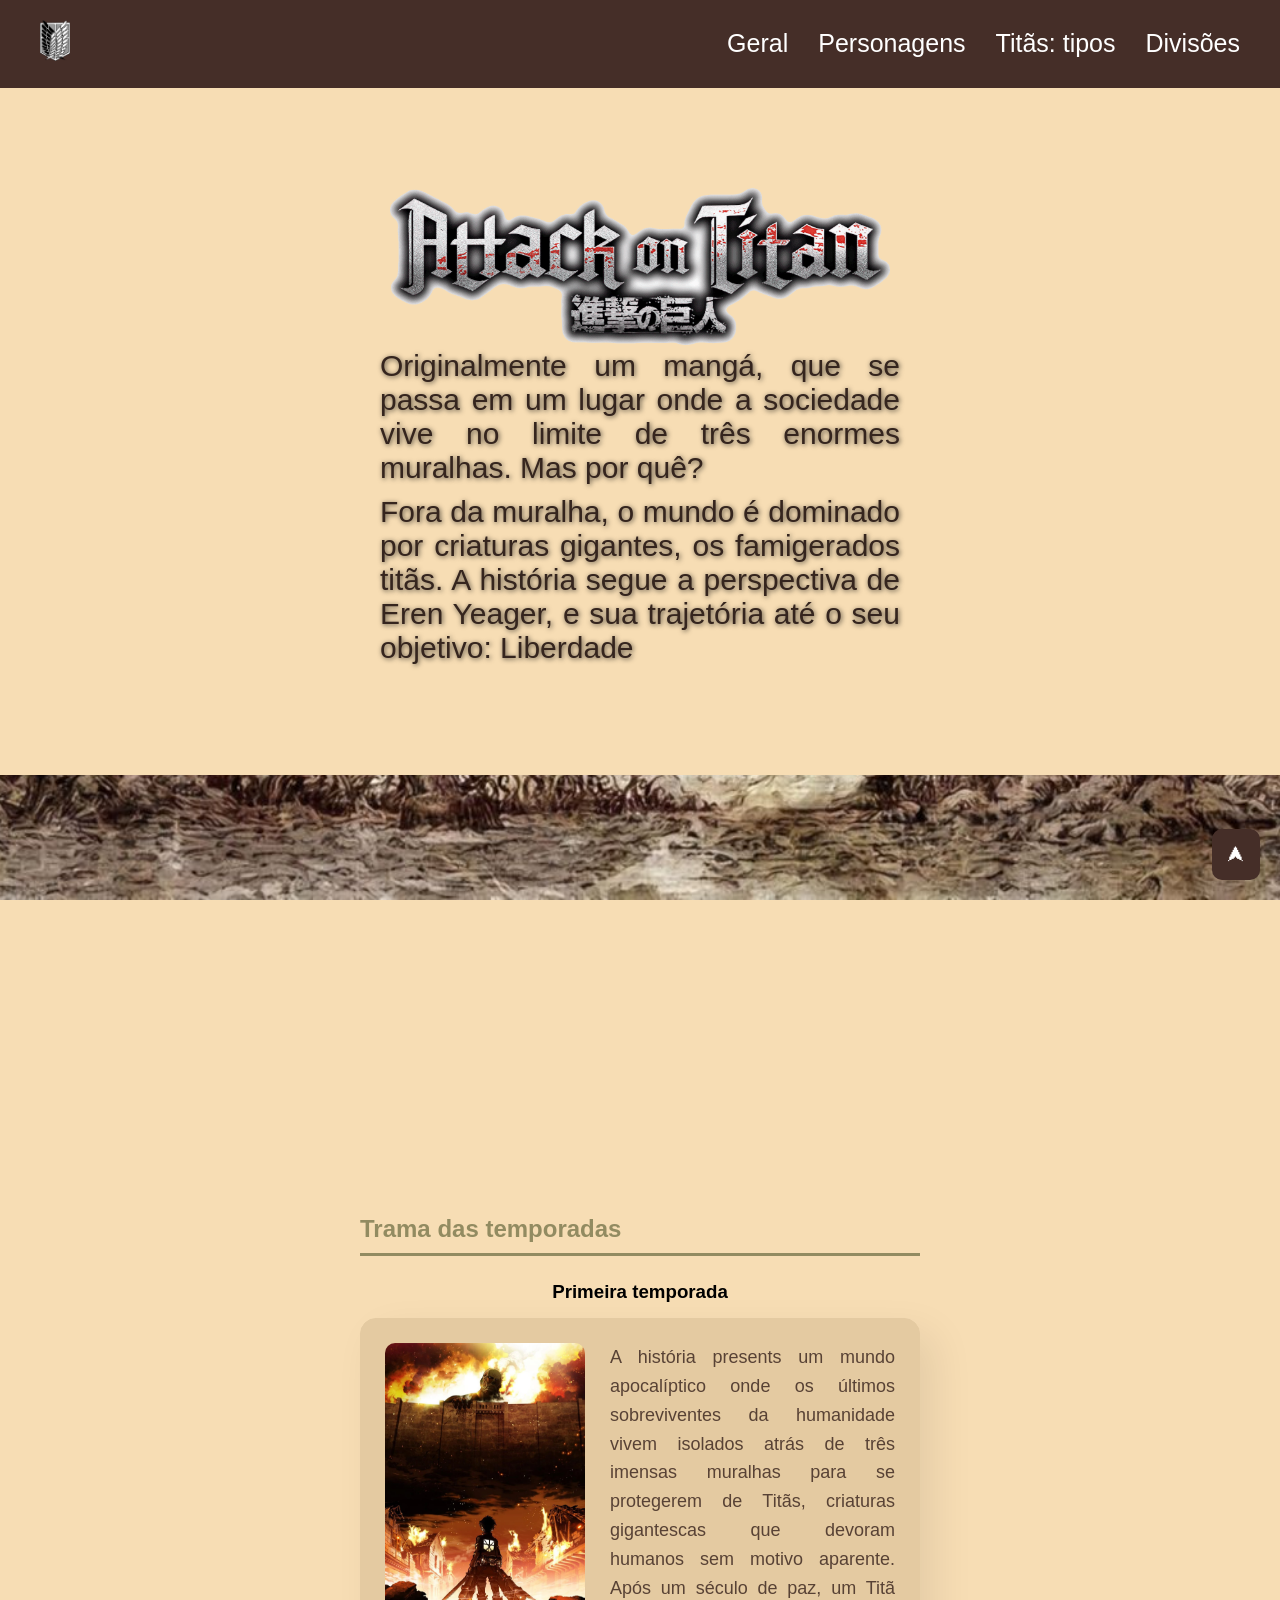
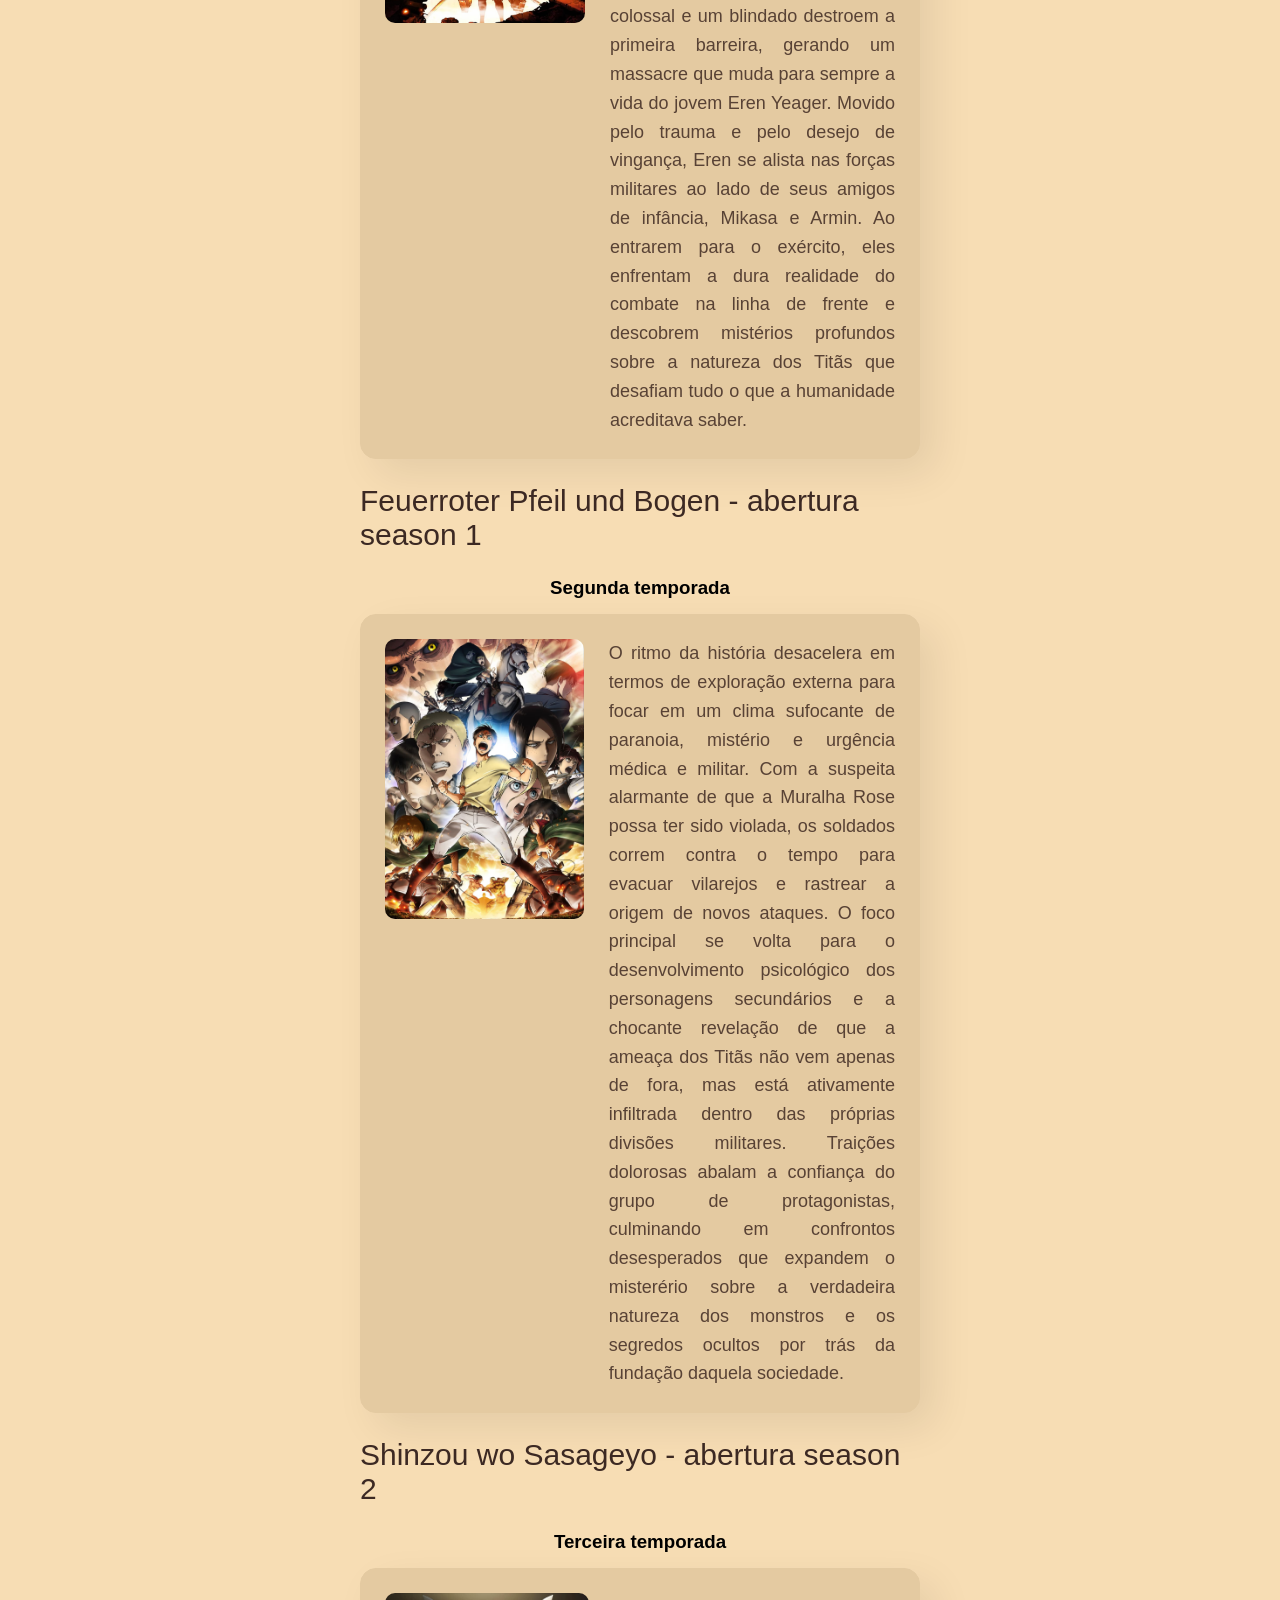
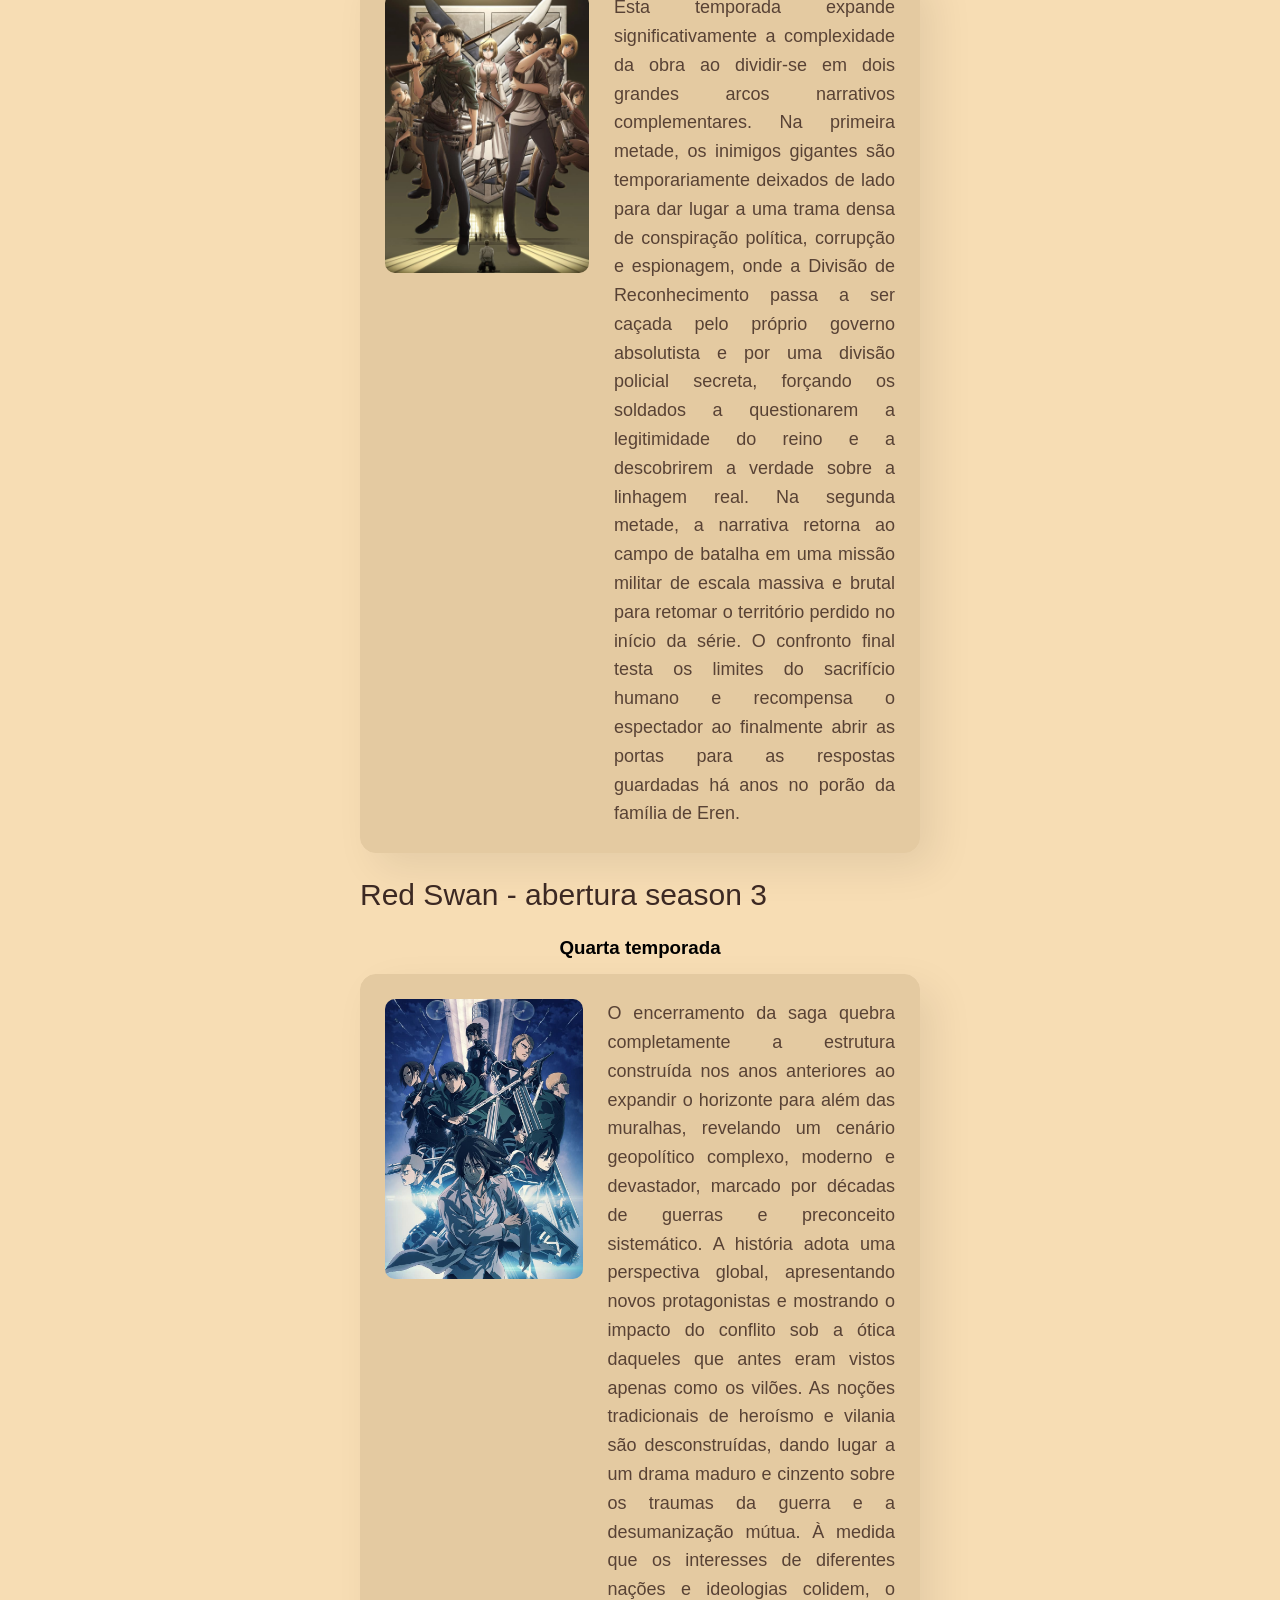
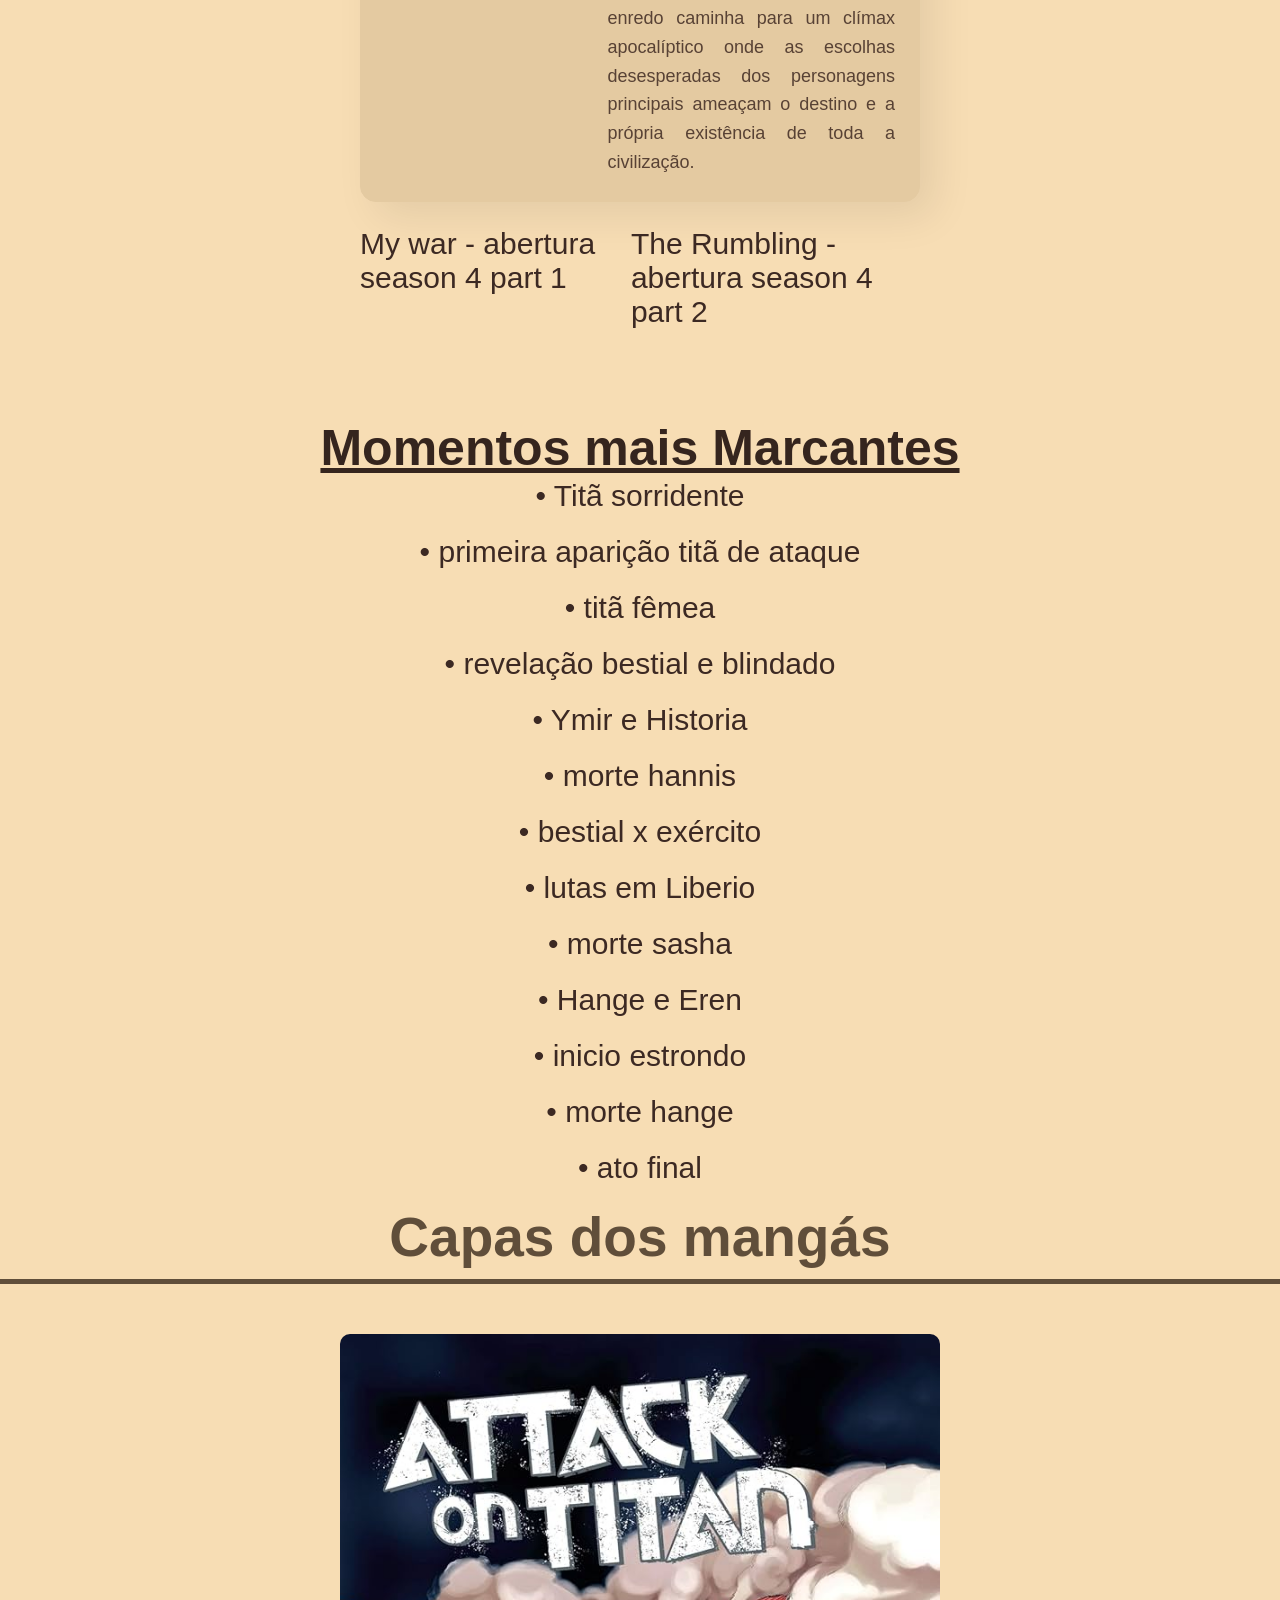
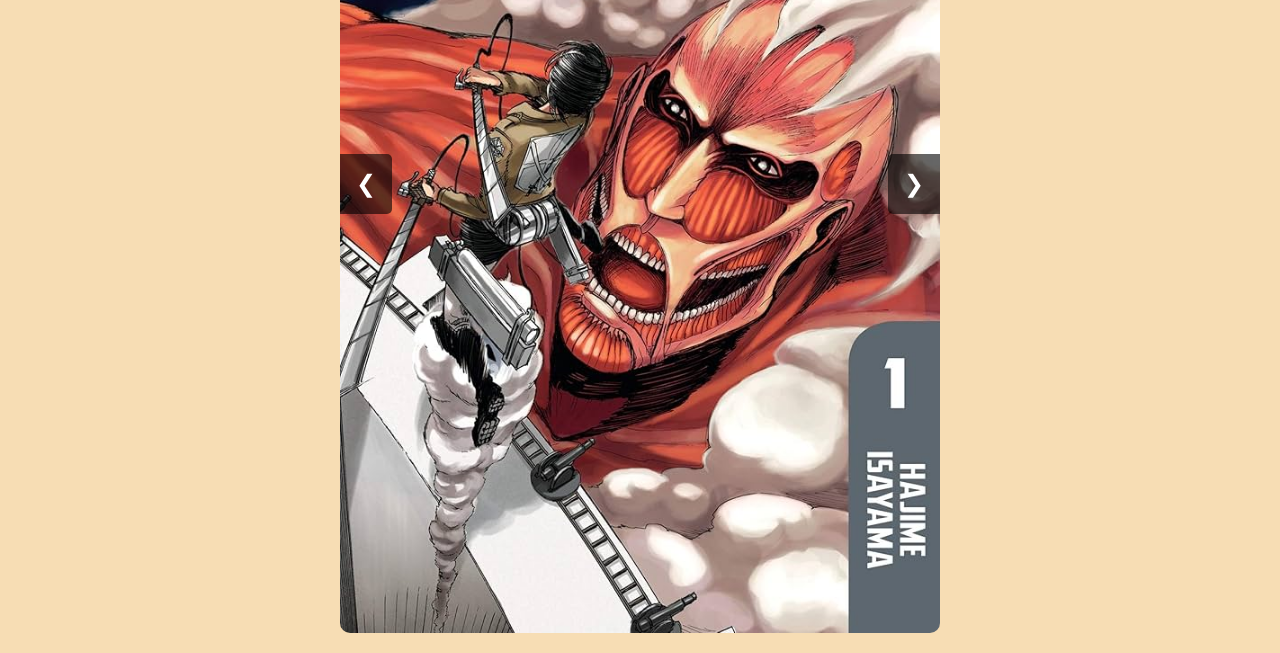
<file: index.html>
<!DOCTYPE html>
<html lang="pt-br">
<head>
    <meta charset="UTF-8">
    <meta http-equiv="X-UA-Compatible" content="IE=edge">
    <meta name="viewport" content="width=device-width, initial-scale=1.0">
    <title>Início</title>
    <link rel="stylesheet" href="inicio.css">
</head>
<body>
    <header>
        <div class="logo">
            <img src="loguinho.png" width="30" height="auto" alt="Logo">
        </div>
        <nav>
            <a href="index.html">Geral</a>
            <a href="personagens.html">Personagens</a>
            <a href="titans.html">Titãs: tipos</a>
            <a href="divisoes.html">Divisões</a>
        </nav>
    </header>
        <button id="Topo" onclick="voltarAoTopo()">&#11165;</button>

    <main class="conteudo">
        <section class="banner">
            <img src="logo.png" width="500" height="auto" style="max-width: 100%; height: auto;" alt="Logo Shingeki">
            <p>Originalmente um mangá, que se passa em um lugar onde a sociedade vive no limite de três enormes muralhas. Mas por quê?</p>
            <p>Fora da muralha, o mundo é dominado por criaturas gigantes, os famigerados titãs. A história segue a perspectiva de Eren Yeager, e sua trajetória até o seu objetivo: Liberdade</p>
        </section>

        <section class="banner2">
        </section>
        <section class="secao">
            <h2>Trama das temporadas</h2>
            <article>
                <h3 style="text-align: center;">Primeira temporada</h3>
                <div class="conteiner">
                    <img src="aot s1.jpg" width="200" height="280" style="border-radius: 10px;" alt="Temporada 1">
                    <p>A história presents um mundo apocalíptico onde os últimos sobreviventes da humanidade vivem isolados atrás de três imensas muralhas para se protegerem de Titãs, criaturas gigantescas que devoram humanos sem motivo aparente. Após um século de paz, um Titã colossal e um blindado destroem a primeira barreira, gerando um massacre que muda para sempre a vida do jovem Eren Yeager. Movido pelo trauma e pelo desejo de vingança, Eren se alista nas forças militares ao lado de seus amigos de infância, Mikasa e Armin. Ao entrarem para o exército, eles enfrentam a dura realidade do combate na linha de frente e descobrem mistérios profundos sobre a natureza dos Titãs que desafiam tudo o que a humanidade acreditava saber.</p>
                </div>
                <nav class="links">
                    <a href="https://youtu.be/8OkpRK2_gVs?si=i9IeWUV-bi6FzsUQ">Feuerroter Pfeil und Bogen - abertura season 1</a>
                </nav>

                <h3 style="text-align: center;">Segunda temporada</h3>
                <div class="conteiner">
                    <img src="aot s2.jpg" width="200" height="280" style="border-radius: 10px;" alt="Temporada 2">
                    <p>O ritmo da história desacelera em termos de exploração externa para focar em um clima sufocante de paranoia, mistério e urgência médica e militar. Com a suspeita alarmante de que a Muralha Rose possa ter sido violada, os soldados correm contra o tempo para evacuar vilarejos e rastrear a origem de novos ataques. O foco principal se volta para o desenvolvimento psicológico dos personagens secundários e a chocante revelação de que a ameaça dos Titãs não vem apenas de fora, mas está ativamente infiltrada dentro das próprias divisões militares. Traições dolorosas abalam a confiança do grupo de protagonistas, culminando em confrontos desesperados que expandem o misterério sobre a verdadeira natureza dos monstros e os segredos ocultos por trás da fundação daquela sociedade.</p>
                </div>
                <nav class="links">
                    <a href="https://youtu.be/CID-sYQNCew?si=iUIF8Ip6gvkB0Hf3">Shinzou wo Sasageyo - abertura season 2</a>
                </nav>

                <h3 style="text-align: center;">Terceira temporada</h3>
                <div class="conteiner">
                    <img src="aot s3.jpg" width="210" height="280" style="border-radius: 10px;" alt="Temporada 3">
                    <p>Esta temporada expande significativamente a complexidade da obra ao dividir-se em dois grandes arcos narrativos complementares. Na primeira metade, os inimigos gigantes são temporariamente deixados de lado para dar lugar a uma trama densa de conspiração política, corrupção e espionagem, onde a Divisão de Reconhecimento passa a ser caçada pelo próprio governo absolutista e por uma divisão policial secreta, forçando os soldados a questionarem a legitimidade do reino e a descobrirem a verdade sobre a linhagem real. Na segunda metade, a narrativa retorna ao campo de batalha em uma missão militar de escala massiva e brutal para retomar o território perdido no início da série. O confronto final testa os limites do sacrifício humano e recompensa o espectador ao finalmente abrir as portas para as respostas guardadas há anos no porão da família de Eren.</p>
                </div>
                <nav class="links">
                    <a href="https://ySoutu.be/MWSR17vEVBw?si=mK5eOpbEpec82gMT">Red Swan - abertura season 3</a>
                </nav>

                <h3 style="text-align: center;">Quarta temporada</h3>
                <div class="conteiner">
                    <img src="aot s4.jpg" width="200" height="280" style="border-radius: 10px;" alt="Temporada 4">
                    <p>O encerramento da saga quebra completamente a estrutura construída nos anos anteriores ao expandir o horizonte para além das muralhas, revelando um cenário geopolítico complexo, moderno e devastador, marcado por décadas de guerras e preconceito sistemático. A história adota uma perspectiva global, apresentando novos protagonistas e mostrando o impacto do conflito sob a ótica daqueles que antes eram vistos apenas como os vilões. As noções tradicionais de heroísmo e vilania são desconstruídas, dando lugar a um drama maduro e cinzento sobre os traumas da guerra e a desumanização mútua. À medida que os interesses de diferentes nações e ideologias colidem, o enredo caminha para um clímax apocalíptico onde as escolhas desesperadas dos personagens principais ameaçam o destino e a própria existência de toda a civilização.</p>
                </div>
                <nav class="links">
                    <a href="https://youtu.be/P75q_3Qlrqg?si=v1FKrzanu1AgDugO">My war - abertura season 4 part 1</a>
                    <a href="https://youtu.be/EtjQVqXUPHo?si=DZd6jdRF5YFGPmIt">The Rumbling - abertura season 4 part 2</a>
                </nav>
            </article>
        </section>
    </main>
    <nav class="momentosMarcantes">
        <h2>Momentos mais Marcantes</h2>
        <a href="https://youtu.be/MtdxwICXbqc?si=QPz3B_PQUm1n251b">• Titã sorridente</a><br>
        <a href="https://youtu.be/X2SwlyDXTi8?si=ZhUmzliRo3gfoEsZ">• primeira aparição titã de ataque</a><br>
        <a href="https://youtu.be/XtdVZvuerIA?si=f0zw5E0ZsWddqf_3">• titã fêmea</a><br>
        <a href="https://youtu.be/qkXYmi431Ow?si=prgp712QnT8nDhwE">• revelação bestial e blindado</a><br>
        <a href="https://youtu.be/FSzROAd_xDs?si=SIz9pCxt72qjEW0O">• Ymir e Historia</a><br>
        <a href="https://youtu.be/lg0vyhg2lr0?si=qQpMW-PUVmx451Ds">• morte hannis</a><br>
        <a href="https://youtu.be/UxYZbhLlLf4?si=eTNby2khv0fIjfqS">• bestial x exército</a><br>
        <a href="https://youtu.be/8j8RfbyXUfA?si=EYYxV5Lg_PVxuyA_">• lutas em Liberio</a><br>
        <a href="https://youtu.be/JiBGaSEAJOM?si=i5FRm6EdfaPTTN0r">• morte sasha</a><br>
        <a href="https://youtu.be/mFbDZl2mmmc?si=yC5XQD48S9UrIPcU">• Hange e Eren</a><br>
        <a href="https://youtu.be/bm7poMKOpmw?si=PRfmKb2kcUbEuPPn">• inicio estrondo</a><br>
        <a href="https://youtu.be/AMhupM_SFxU?si=r-dyu5jR25NplHQO">• morte hange</a><br>
        <a href="https://youtu.be/RGJYx8g2qGM?si=yMa3WtnDxe10mTj0">• ato final</a><br>
    </nav>
    <section class="secao">
            <h1>Capas dos mangás</h1>
    </section>
   <div class="carrossel-container">
        <button class="seta anterior" onclick="mudarSlide(-1)">&#10094;</button>

        <div class="slides">
            <img class="foto ativo" src="m1.jpg">
            <img class="foto" src="m2.jpg">
            <img class="foto" src="m3.jpg">
            <img class="foto" src="m4.jpg">
            <img class="foto" src="m5.jpg">
            <img class="foto" src="m6.jpg">
            <img class="foto" src="m7.jpg">
            <img class="foto" src="m8.jpg">
            <img class="foto" src="m9.jpg">
            <img class="foto" src="m10.jpg">
            <img class="foto" src="m11.jpg">
            <img class="foto" src="m12.jpg">
            <img class="foto" src="m13.jpg">
            <img class="foto" src="m14.jpg">
            <img class="foto" src="m15.jpg">
            <img class="foto" src="m16.jpg">
            <img class="foto" src="m17.jpg">
            <img class="foto" src="m18.jpg">
            <img class="foto" src="m19.jpg">
            <img class="foto" src="m20.jpg">
            <img class="foto" src="m21.jpg">
            <img class="foto" src="m22.jpg">
            <img class="foto" src="m23.jpg">
            <img class="foto" src="m24.jpg">
            <img class="foto" src="m25.jpg">
            <img class="foto" src="m26.jpg">
            <img class="foto" src="m27.jpg">
            <img class="foto" src="m28.jpg">
            <img class="foto" src="m29.jpg">
            <img class="foto" src="m30.jpg">
            <img class="foto" src="m31.jpg">
            <img class="foto" src="m32.jpg">
            <img class="foto" src="m33.jpg">
            <img class="foto" src="m34.jpg">
            <img class="foto" src="m35.jpg">
            </div>

        <button class="seta proximo" onclick="mudarSlide(1)">&#10095;</button>
    </div>

    <script src="script.js"></script>
</body>
</html>
</file>
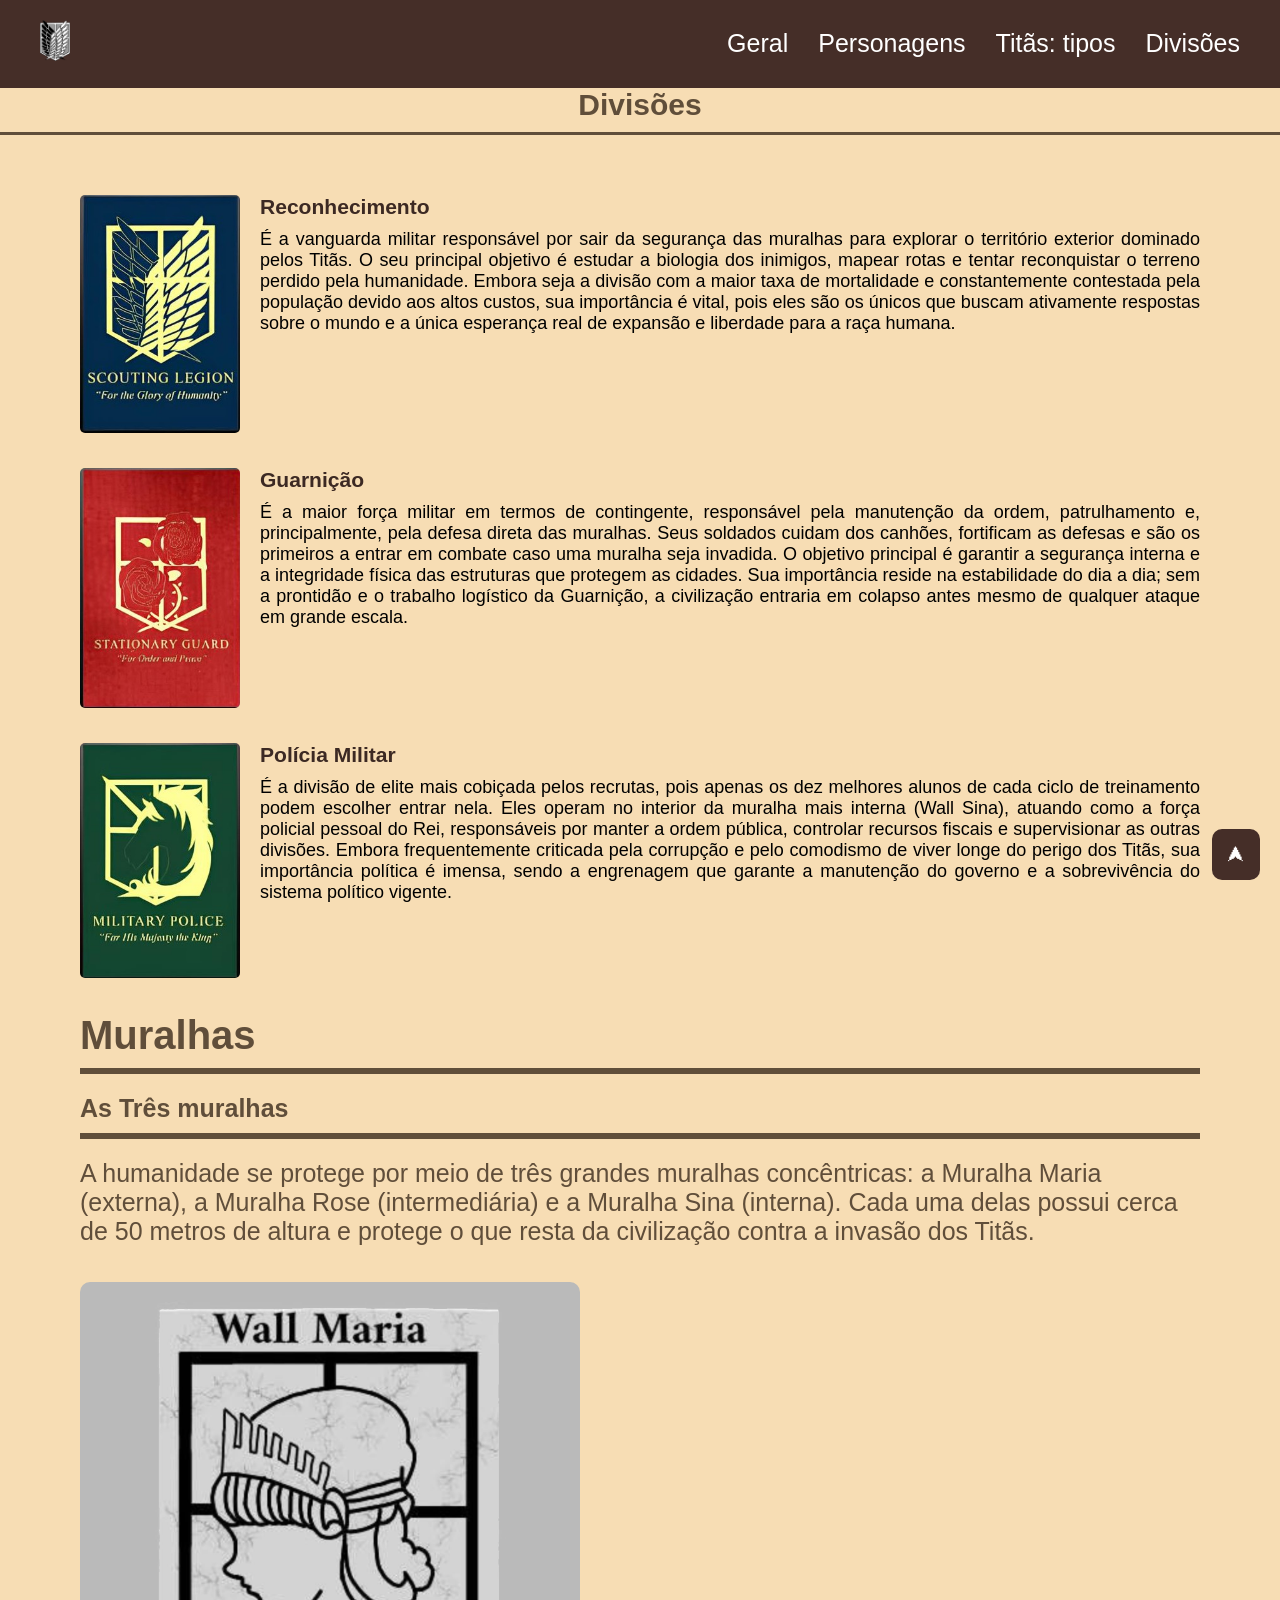
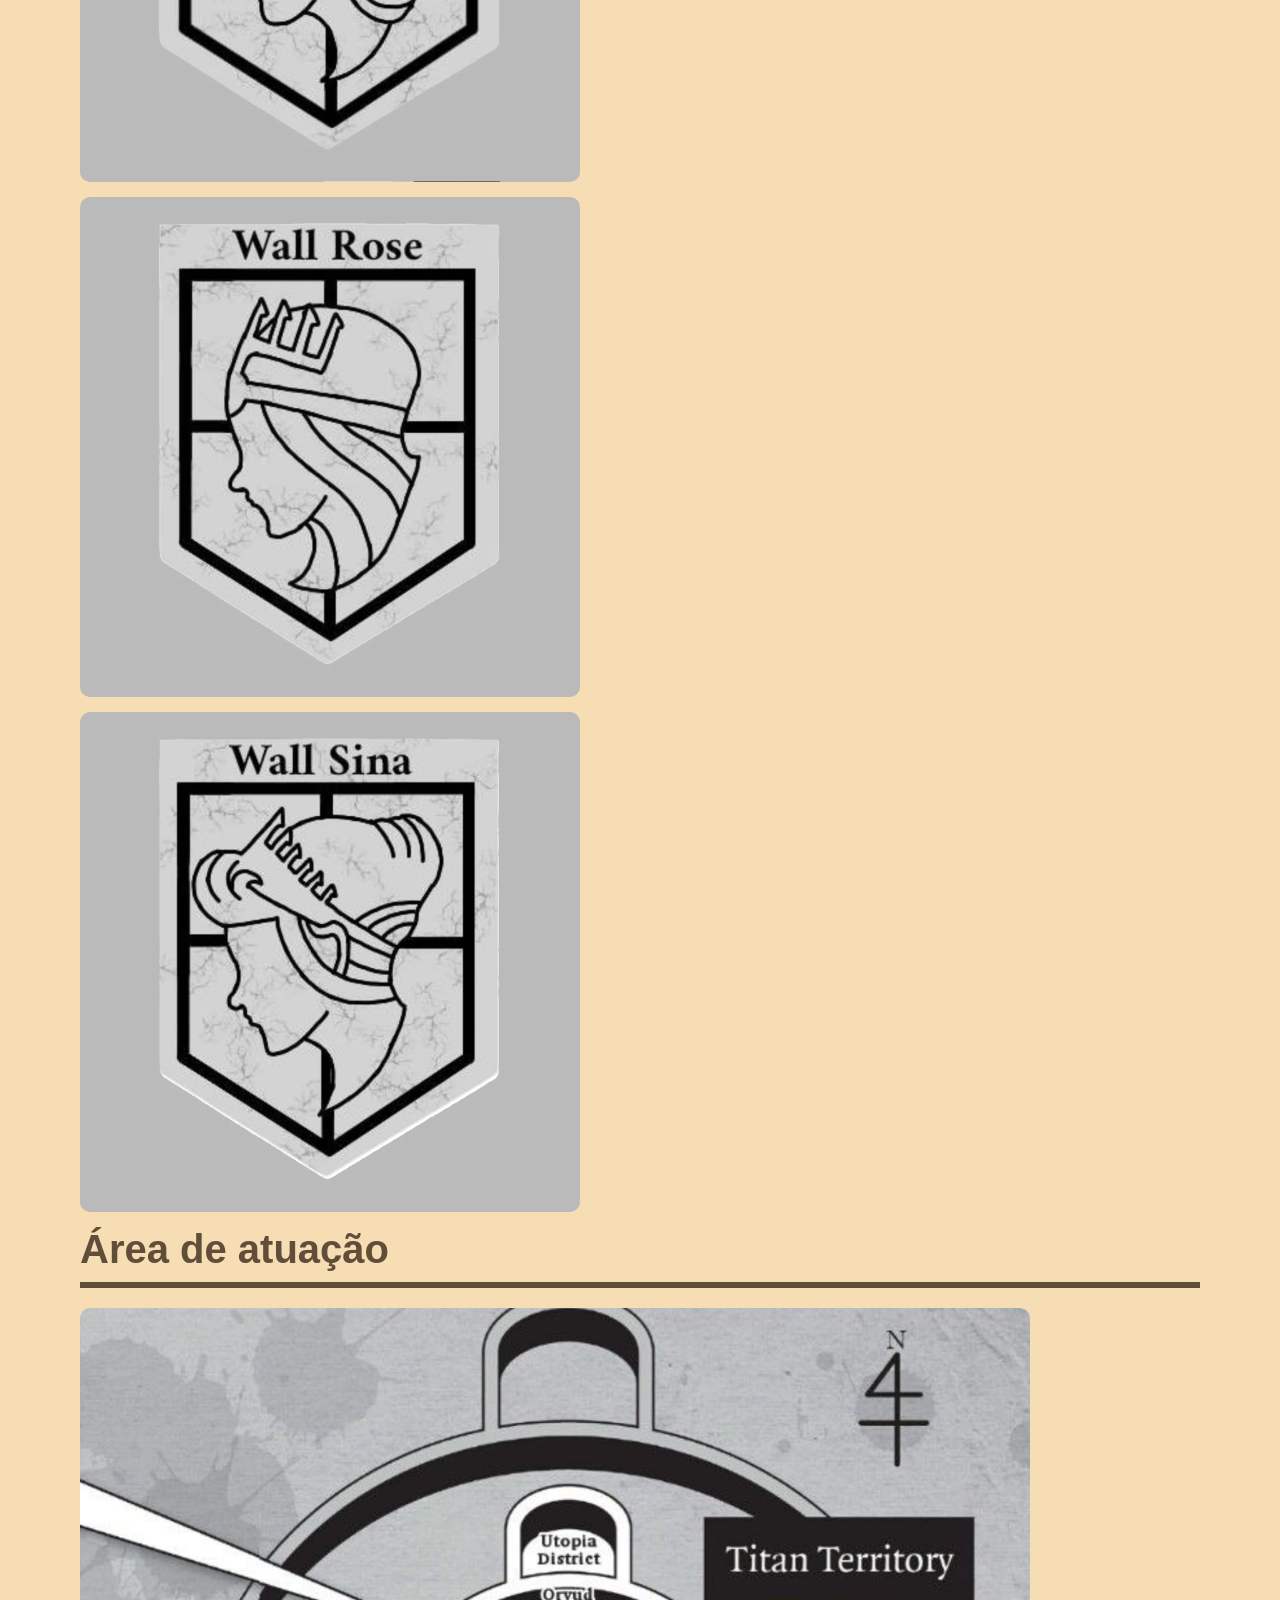
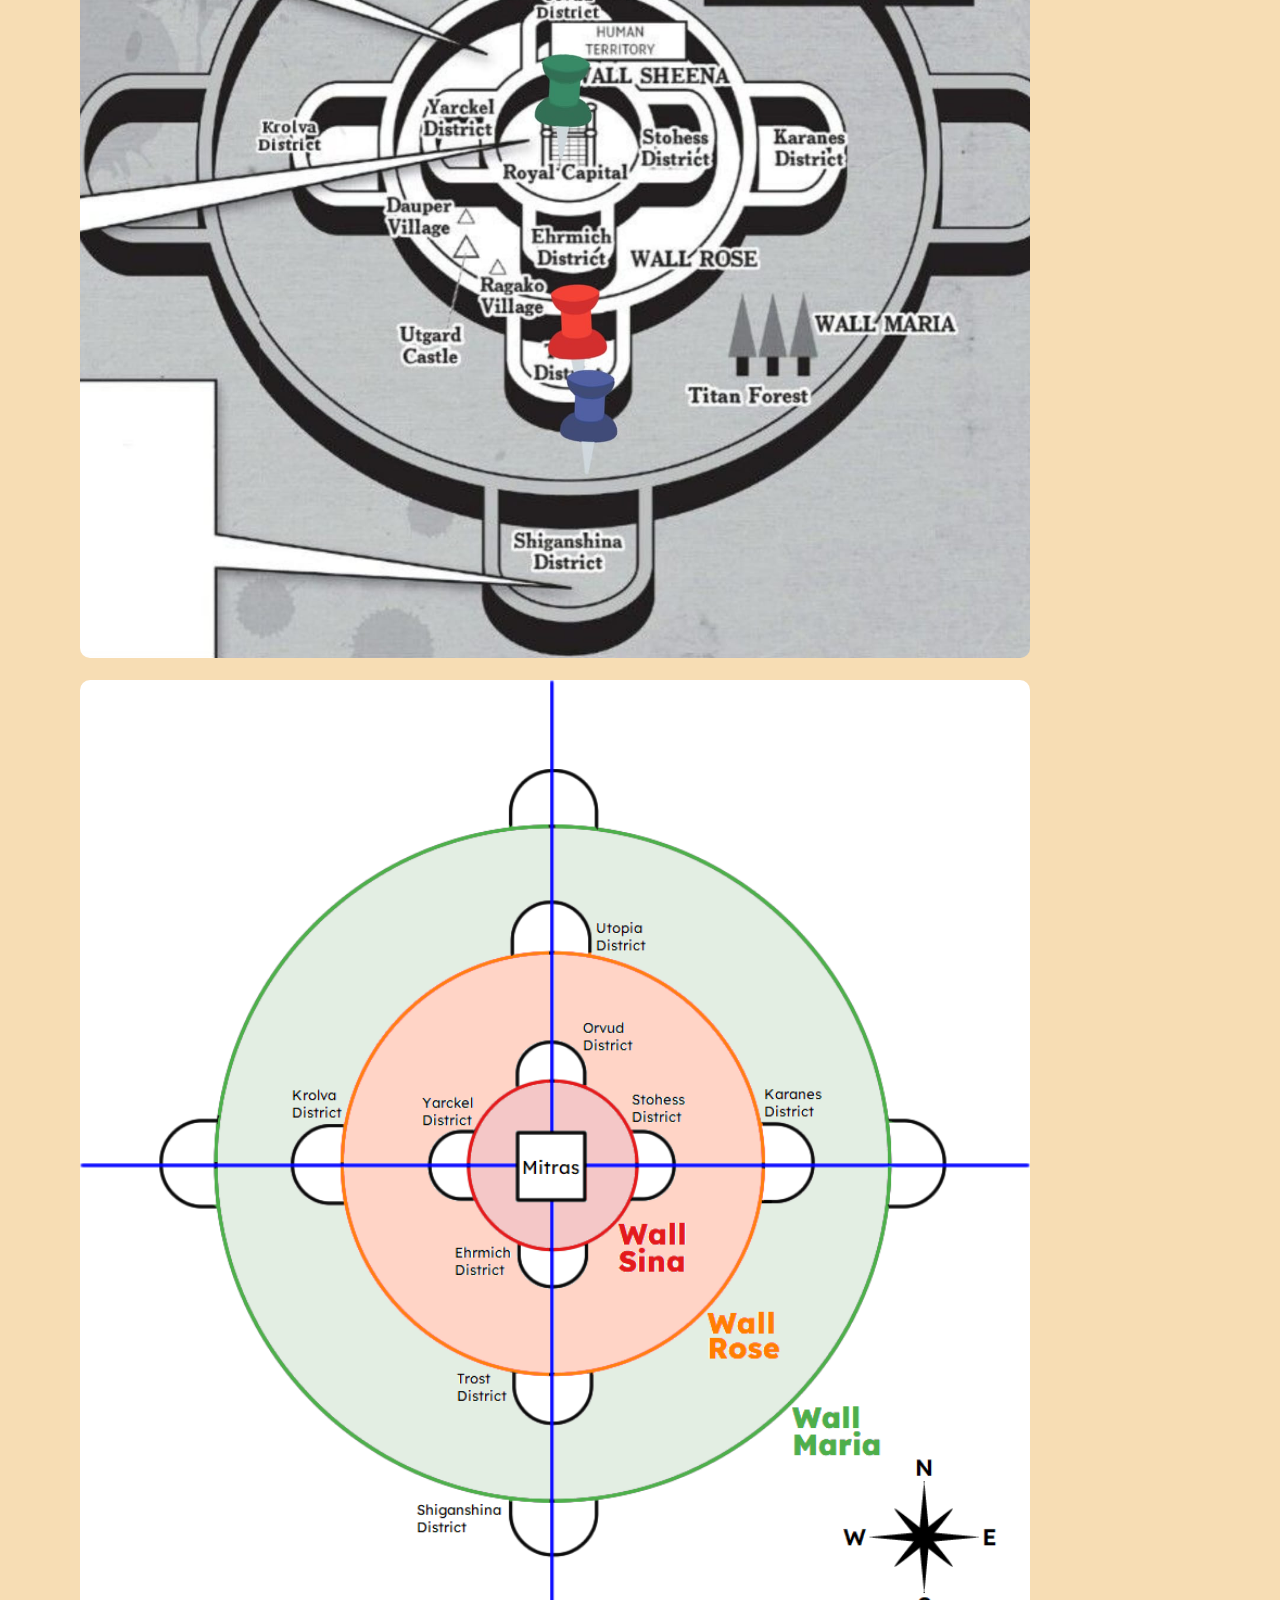
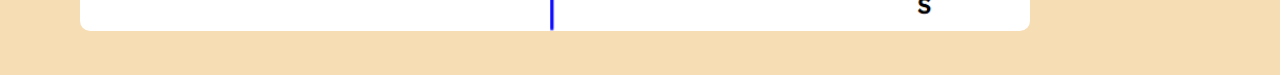
<file: divisoes.html>
<!DOCTYPE html>
<html lang="pt-br">
<head>
    <meta charset="UTF-8">
    <meta http-equiv="X-UA-Compatible" content="IE=edge">
    <meta name="viewport" content="width=device-width, initial-scale=1.0">
    <title>Divisões</title>
    <link rel="stylesheet" href="divisoes.css">
</head>
<body>
    <header>
    <button id="Topo" onclick="voltarAoTopo()">&#11165;</button>

        <div class="logo">
            <img src="loguinho.png" width="30" height="auto" alt="Logo">
        </div>
        <nav>
            <a href="index.html">Geral</a>
            <a href="personagens.html">Personagens</a>
            <a href="titans.html">Titãs: tipos</a>
            <a href="divisoes.html">Divisões</a>
        </nav>
    </header>
    <section class="secao">
        <h2>Divisões</h2>
    </section>
        <main class="conteudo">
            <div class="separacao">
                <img src="DR.jpg" width="160" height="auto" style="border-radius: 5px;" alt="Reconhecimento">
                <div>
                    <h3>Reconhecimento</h3>
                    <p>É a vanguarda militar responsável por sair da segurança das muralhas para explorar o território exterior dominado pelos Titãs. O seu principal objetivo é estudar a biologia dos inimigos, mapear rotas e tentar reconquistar o terreno perdido pela humanidade. Embora seja a divisão com a maior taxa de mortalidade e constantemente contestada pela população devido aos altos custos, sua importância é vital, pois eles são os únicos que buscam ativamente respostas sobre o mundo e a única esperança real de expansão e liberdade para a raça humana.</p>
                </div>
            </div>

            <div class="separacao">
                <img src="DG.jpg" width="160" height="auto" style="border-radius: 5px;" alt="Guarnição">
                <div>
                    <h3>Guarnição</h3>
                    <p>É a maior força militar em termos de contingente, responsável pela manutenção da ordem, patrulhamento e, principalmente, pela defesa direta das muralhas. Seus soldados cuidam dos canhões, fortificam as defesas e são os primeiros a entrar em combate caso uma muralha seja invadida. O objetivo principal é garantir a segurança interna e a integridade física das estruturas que protegem as cidades. Sua importância reside na estabilidade do dia a dia; sem a prontidão e o trabalho logístico da Guarnição, a civilização entraria em colapso antes mesmo de qualquer ataque em grande escala.</p>
                </div>
            </div>

            <div class="separacao">
                <img src="DPM.jpg" width="160" height="auto" style="border-radius: 5px;" alt="Polícia Militar">
                <div>
                    <h3>Polícia Militar</h3>
                    <p>É a divisão de elite mais cobiçada pelos recrutas, pois apenas os dez melhores alunos de cada ciclo de treinamento podem escolher entrar nela. Eles operam no interior da muralha mais interna (Wall Sina), atuando como a força policial pessoal do Rei, responsáveis por manter a ordem pública, controlar recursos fiscais e supervisionar as outras divisões. Embora frequentemente criticada pela corrupção e pelo comodismo de viver longe do perigo dos Titãs, sua importância política é imensa, sendo a engrenagem que garante a manutenção do governo e a sobrevivência do sistema político vigente.</p>
                </div>
            </div>
            <div class="mapa">
                    <div class="card">
                        <div class="cardcoisas">
                            <h2>Muralhas</h2>
                                <h3>As Três muralhas</h3>
                                <p>A humanidade se protege por meio de três grandes muralhas concêntricas: a Muralha Maria (externa), a Muralha Rose (intermediária) e a Muralha Sina (interna). Cada uma delas possui cerca de 50 metros de altura e protege o que resta da civilização contra a invasão dos Titãs.</p>                            <div class="muralhasfotos">
                                    <br><br>
                                    <img src="Mmaria.jpg" class="walls" alt="Muralha Maria">
                                    <img src="Mrose.jpg" class="walls" alt="Muralha Rose">
                                    <img src="Msina.jpg" class="walls" alt="Muralha Sina">
                                    
                            </div>
                    </div>
                <h2>Área de atuação</h2>
                    <img src="mapamuralhas.jpeg"><br><br>
                    <img src="muralhas.png" class="MapaWalls" alt="Visão Geral das Muralhas">
            </div>
        </main>
        <script src="script.js"></script>
</body>
</html>
</file>
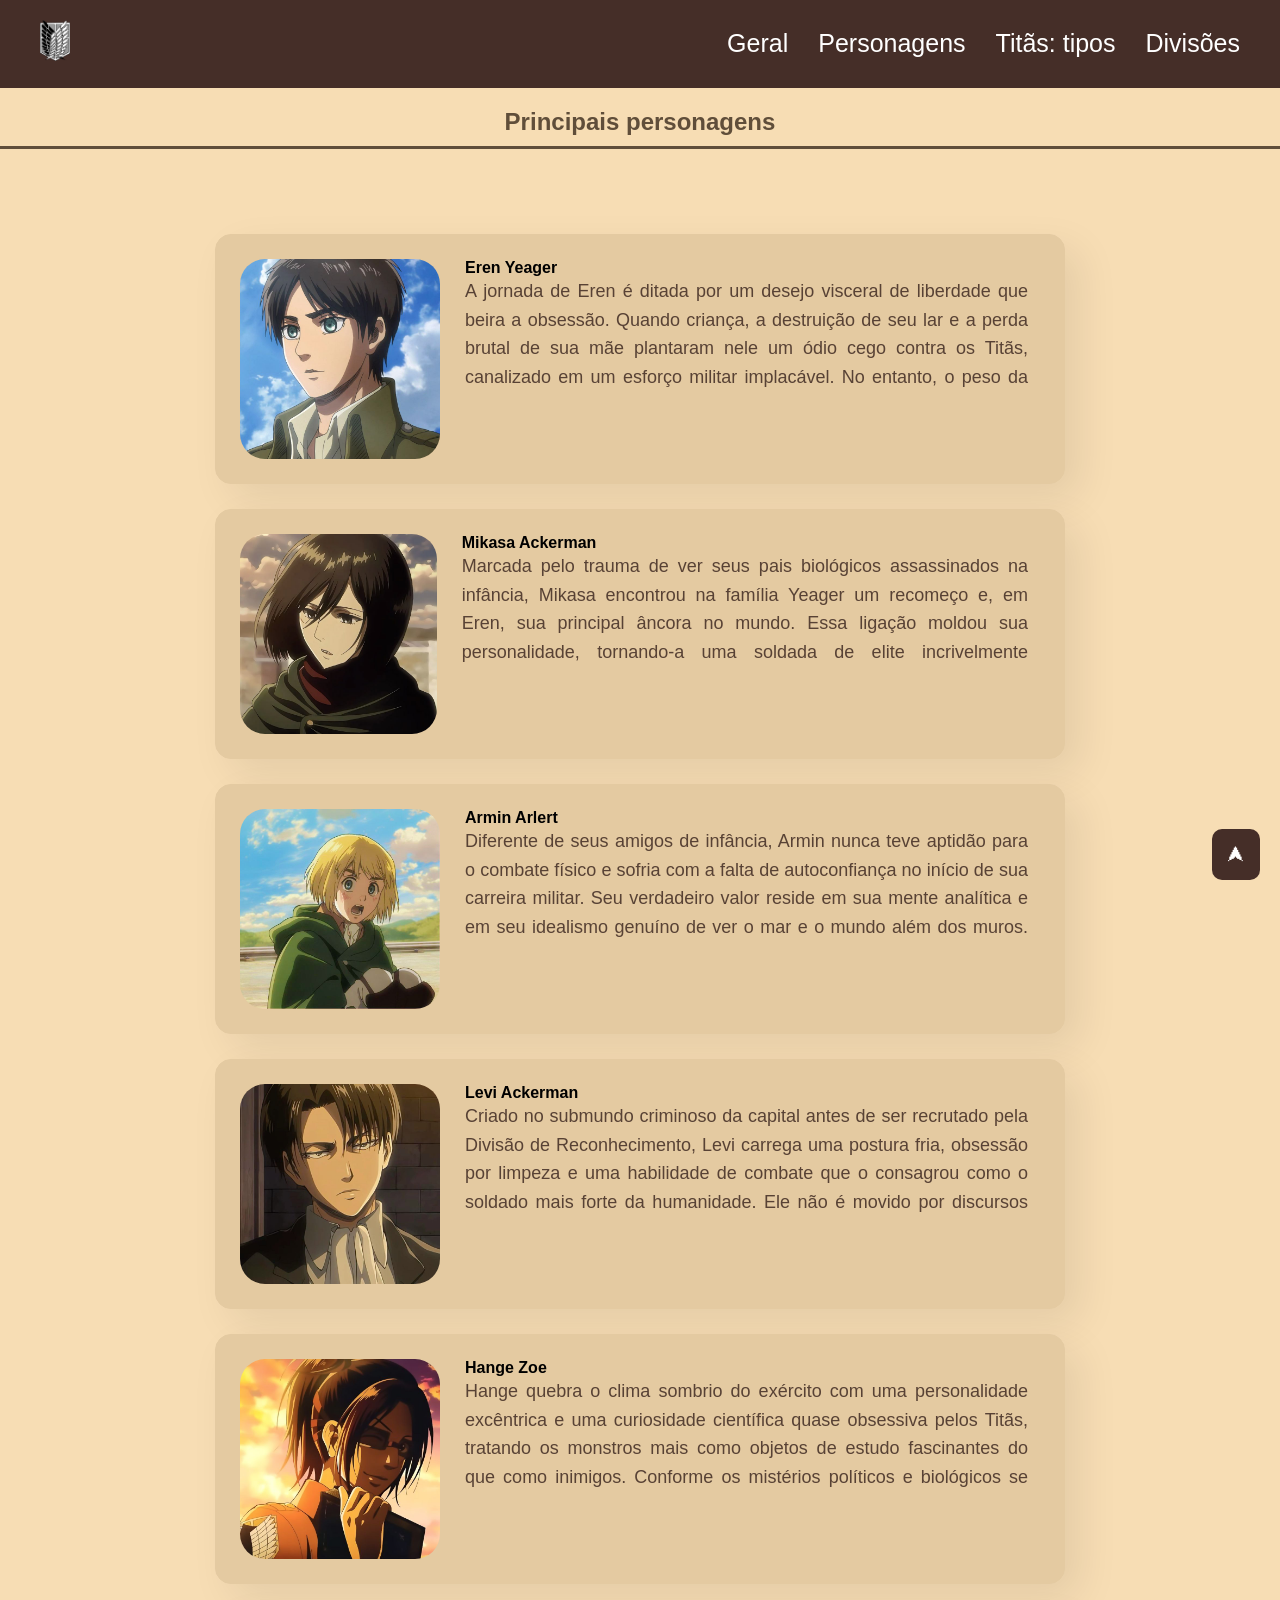
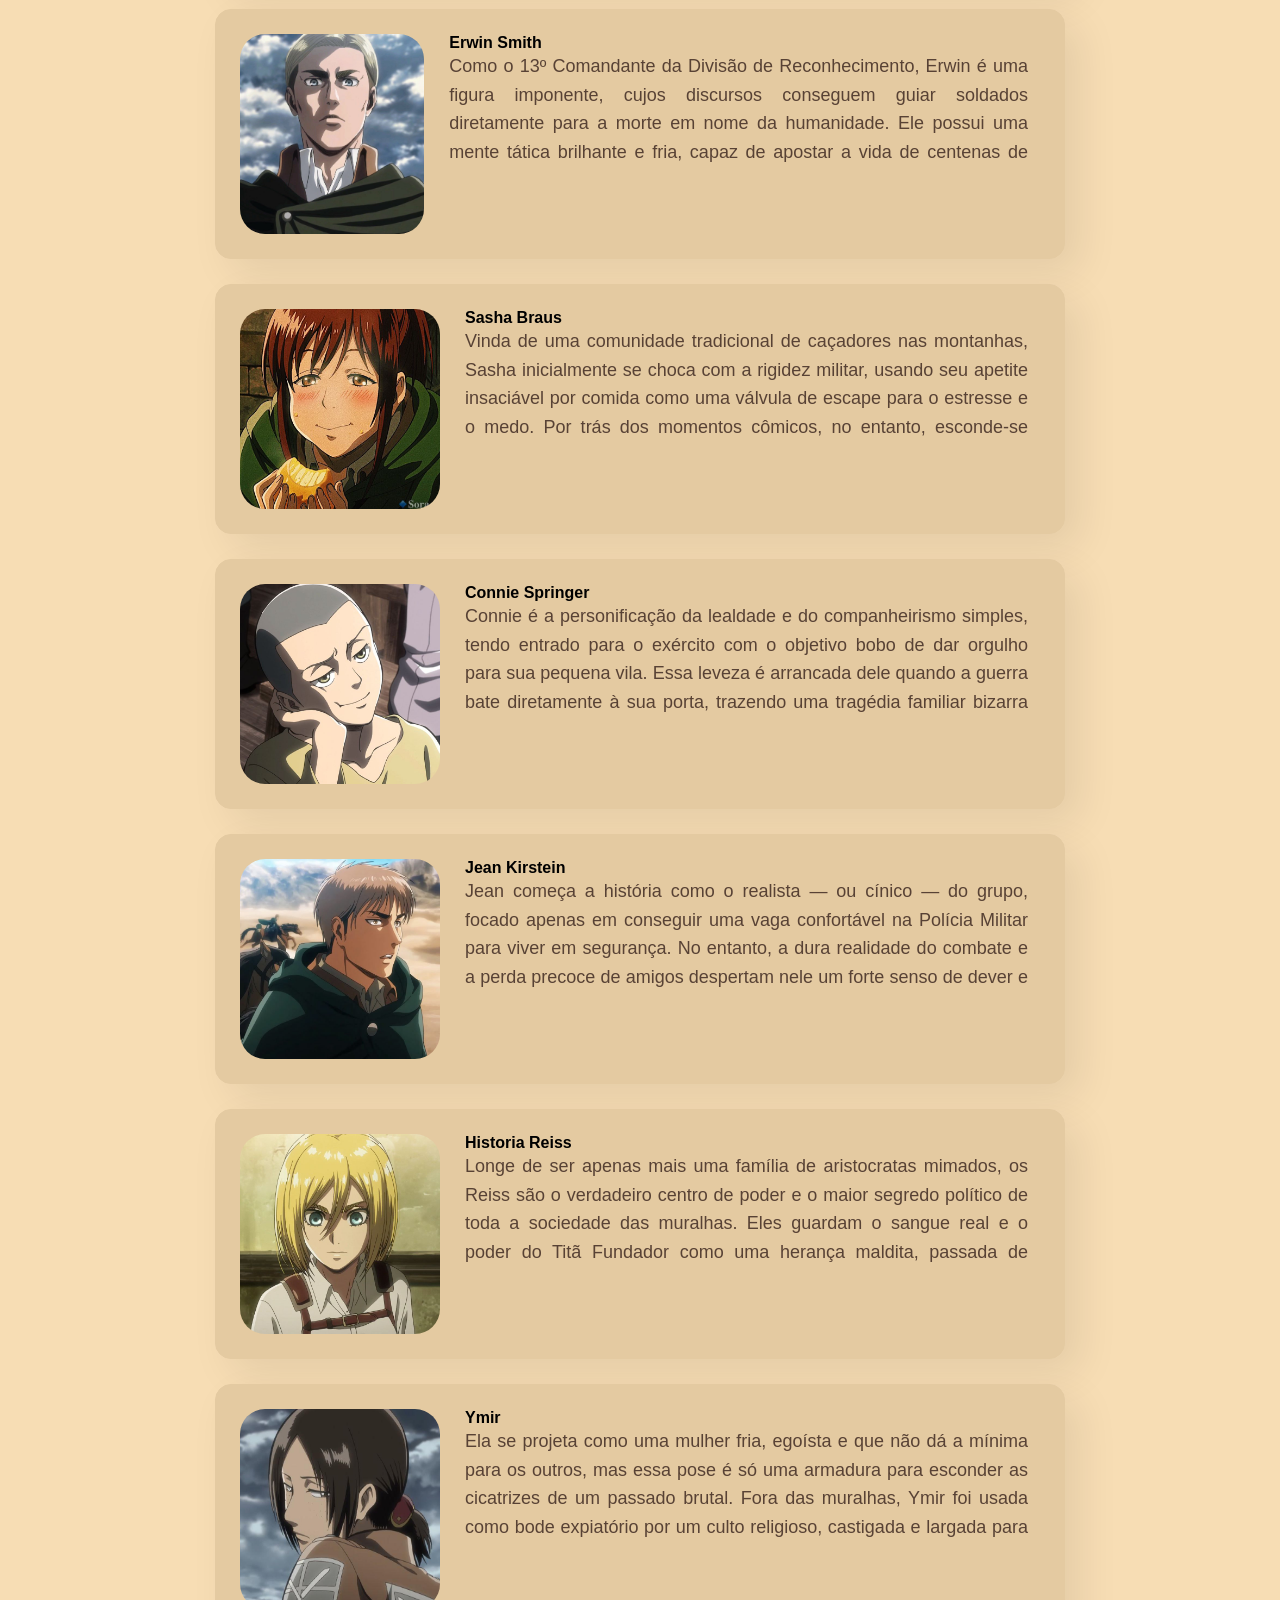
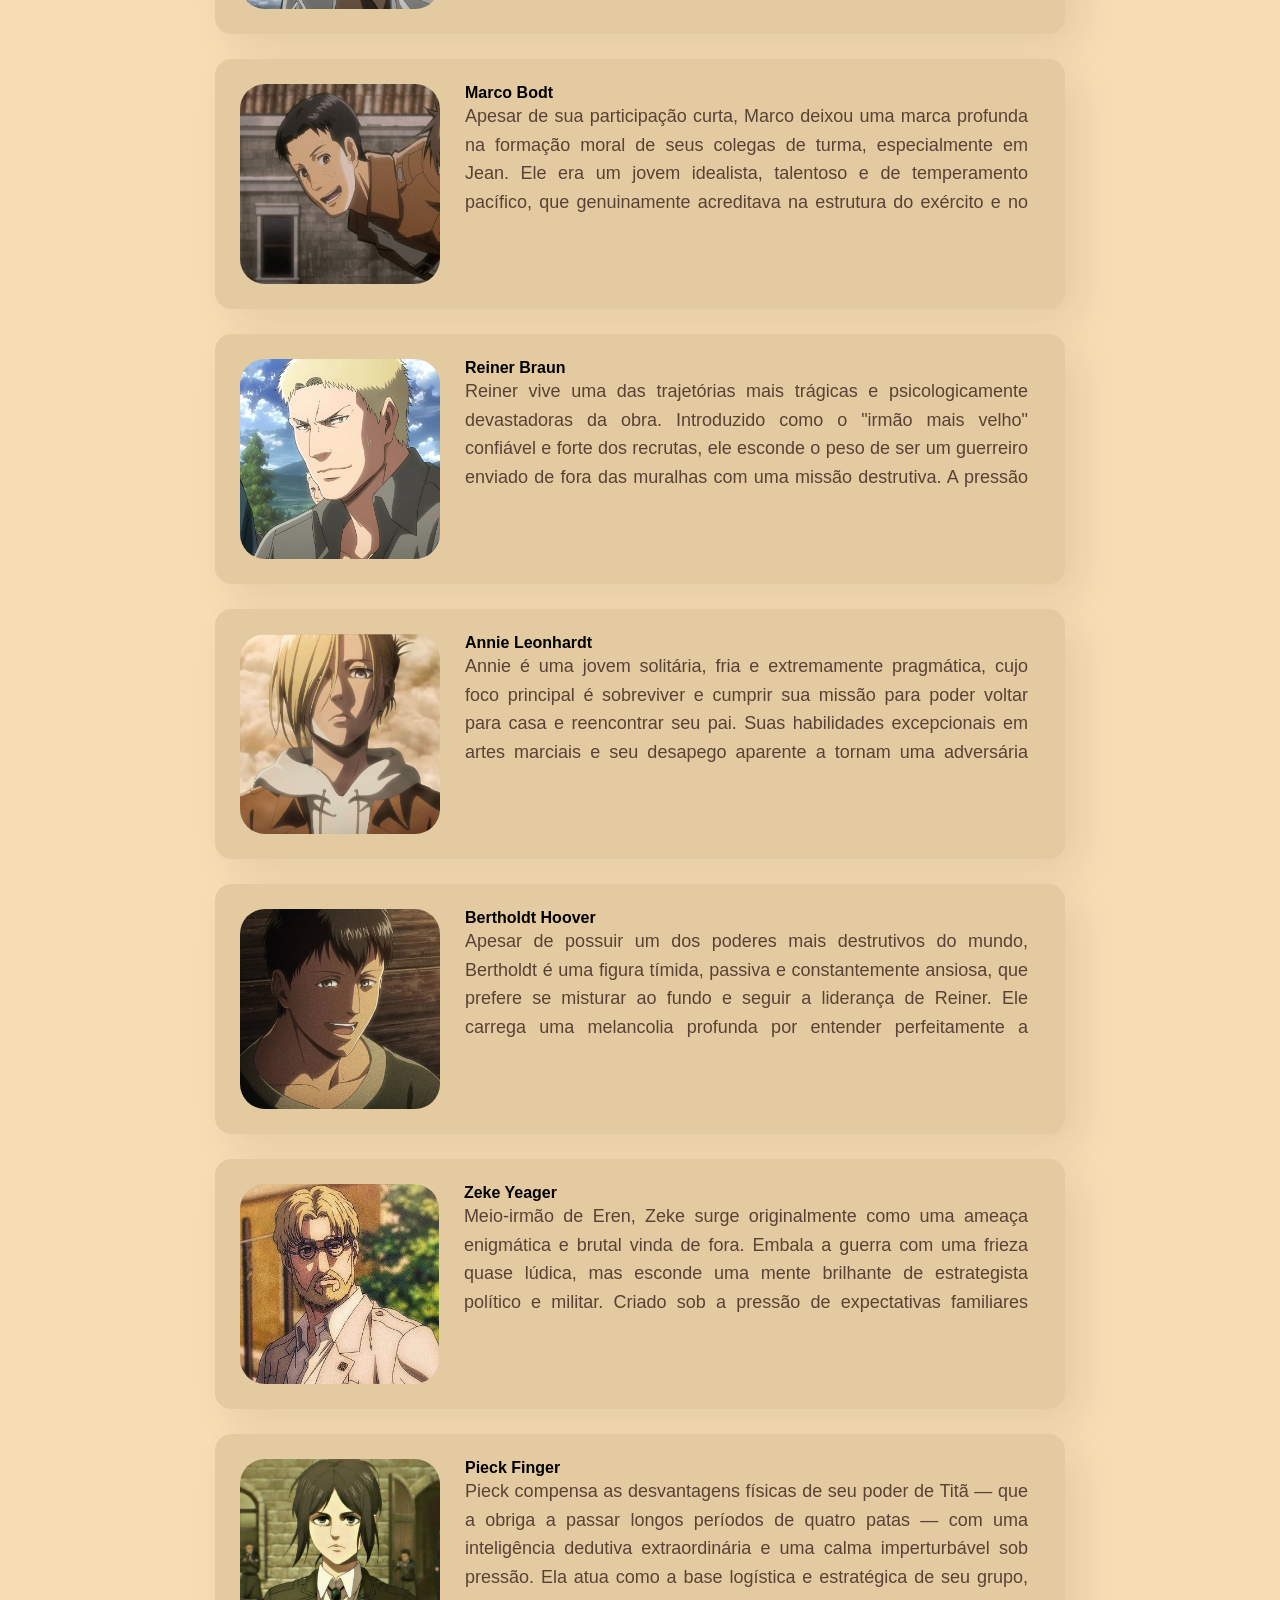
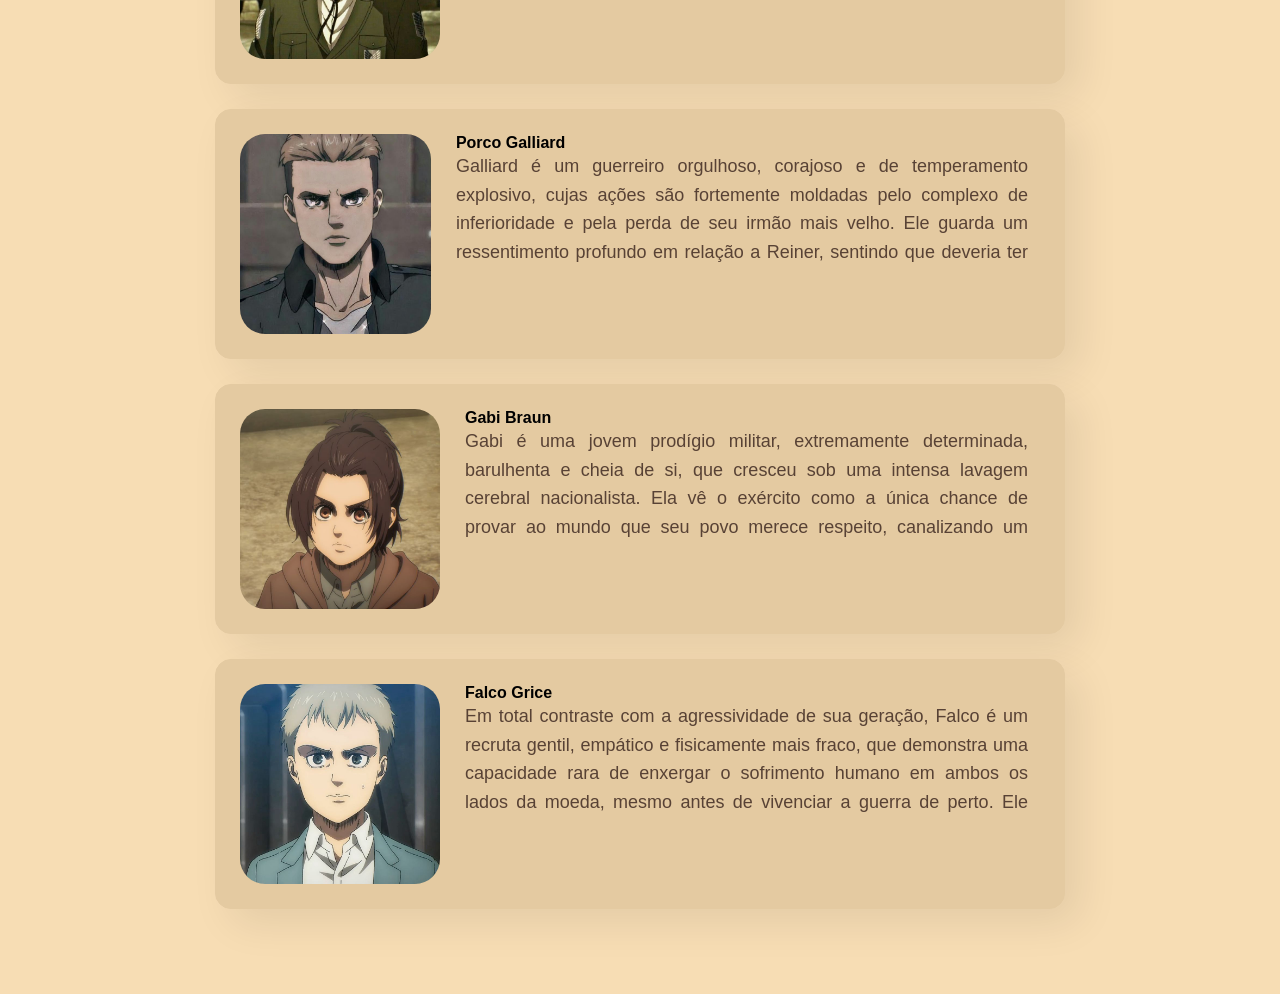
<file: personagens.html>
<!DOCTYPE html>
<html lang="pt-br">
<head>
    <meta charset="UTF-8">
    <meta http-equiv="X-UA-Compatible" content="IE=edge">
    <meta name="viewport" content="width=device-width, initial-scale=1.0">
    <title>Personagens - SNK</title>
    <link rel="stylesheet" href="personagens.css">
</head>
<body>
    <header>
        <div class="logo">
            <img src="loguinho.png" width="30" height="auto" alt="Logo">
        </div>
        <nav>
            <a href="index.html">Geral</a>
            <a href="personagens.html">Personagens</a>
            <a href="titans.html">Titãs: tipos</a>
            <a href="divisoes.html">Divisões</a>
        </nav>
    </header>
    <button id="Topo" onclick="voltarAoTopo()">&#11165;</button>
    <section class="secao">
        <h2>Principais personagens</h2>
    </section>
        <main class="conteudo">
            <section class="psng">
                <article>
                    <div class="conteiner">
                        <img src="eren.jpg" width="200" height="200" style="border-radius: 25px;" alt="Eren Yeager">
                        <div>
                            <h4>Eren Yeager</h4>
                            <p>A jornada de Eren é ditada por um desejo visceral de liberdade que beira a obsessão. Quando criança, a destruição de seu lar e a perda brutal de sua mãe plantaram nele um ódio cego contra os Titãs, canalizado em um esforço militar implacável. No entanto, o peso da história se transforma quando ele descobre que carrega em si o power daquilo que mais odeia. À medida que os segredos do porão de seu pai são revelados, Eren deixa de ser apenas um jovem vingativo para se tornar uma figura complexa, fria e isolada, cujas escolhas extremas testam os limites da moralidade na tentativa de garantir o futuro de seu povo, custe o que custar.</p>
                        </div>
                    </div>
                    </div>

                    <div class="conteiner">
                        <img src="mikasa.jpg" width="200" height="200" style="border-radius: 25px;" alt="Mikasa Ackerman">
                        <div>
                            <h4>Mikasa Ackerman</h4>
                            <p>Marcada pelo trauma de ver seus pais biológicos assassinados na infância, Mikasa encontrou na família Yeager um recomeço e, em Eren, sua principal âncora no mundo. Essa ligação moldou sua personalidade, tornando-a uma soldada de elite incrivelmente talentosa, focada quase que exclusivamente em manter Eren vivo em meio ao caos das batalhas. Ao longo dos anos, sua trajetória deixa de ser apenas sobre proteção física e passa a ser um doloroso processo de amadurecimento emocional, onde ela precisa conciliar seu amor e lealdade inabaláveis com a necessidade de agir por conta própria quando o mundo ao seu redor começa a desmoronar.</p>
                        </div>
                    </div>

                    <div class="conteiner">
                        <img src="armin.jpg" width="200" height="200" style="border-radius: 25px;" alt="Armin Arlert">
                        <div>
                            <h4>Armin Arlert</h4>
                            <p>Diferente de seus amigos de infância, Armin nunca teve aptidão para o combate físico e sofria com a falta de autoconfiança no início de sua carreira militar. Seu verdadeiro valor reside em sua mente analítica e em seu idealismo genuíno de ver o mar e o mundo além dos muros. Ele rapidamente se torna o cérebro por trás das estratégias de sobrevivência mais desesperadas da Divisão de Reconhecimento. Conforme a guerra avança e as decisões se tornam mais sangrentas, Armin é forçado a abandonar parte de sua inocência e a tomar decisões de vida ou morte, herdando responsabilidades imensas e lidando com o peso de ter sobrevivido às custas de outros sacrifícios.</p>
                        </div>
                    </div>

                    <div class="conteiner">
                        <img src="levi.jpg" width="200" height="200" style="border-radius: 25px;" alt="Levi Ackerman">
                        <div>
                            <h4>Levi Ackerman</h4>
                            <p>Criado no submundo criminoso da capital antes de ser recrutado pela Divisão de Reconhecimento, Levi carrega uma postura fria, obsessão por limpeza e uma habilidade de combate que o consagrou como o soldado mais forte da humanidade. Ele não é movido por discursos ideológicos, mas sim por um senso pragmático de dever e pelo respeito profundo à memória dos soldados que caíram sob seu comando. Atrás da fachada implacável e violenta, Levi é um homem profundamente marcado pelo luto constante, cuja principal missão se torna honrar as últimas ordens de seus superiores e proteger a nova geração.</p>
                        </div>
                    </div>

                    <div class="conteiner">
                        <img src="hange.jpg" width="200" height="200" style="border-radius: 25px;" alt="Hange Zoe">
                        <div>
                            <h4>Hange Zoe</h4>
                            <p>Hange quebra o clima sombrio do exército com uma personalidade excêntrica e uma curiosidade científica quase obsessiva pelos Titãs, tratando os monstros mais como objetos de estudo fascinantes do que como inimigos. Conforme os mistérios políticos e biológicos se aprofundam, sua inteligência se prova vital para o desenvolvimento de novas tecnologias de combate. Quando a liderança da divisão cai inesperadamente em suas mãos, a leveza dá lugar ao peso esmagador da responsabilidade política e militar, forçando Hange a lidar com a frustração de buscar soluções pacíficas em um mundo que ruma rapidamente para a destruição total.</p>
                        </div>
                    </div>

                    <div class="conteiner">
                        <img src="erwin.jpg" width="200" height="200" style="border-radius: 25px;" alt="Erwin Smith">
                        <div>
                            <h4>Erwin Smith</h4>
                            <p>Como o 13º Comandante da Divisão de Reconhecimento, Erwin é uma figura imponente, cujos discursos conseguem guiar soldados diretamente para a morte em nome da humanidade. Ele possui uma mente tática brilhante e fria, capaz de apostar a vida de centenas de pessoas, inclusive a sua própria, em planos arriscados para obter vantagens contra os Titãs. Contudo, seu verdadeiro motor é um desejo profundamente pessoal e quase egoísta de provar que as teorias de seu falecido pai sobre a verdade do mundo estavam corretas, criando um conflito interno doloroso entre seu sonho pessoal e seu papel como líder.</p>
                        </div>
                    </div>

                    <div class="conteiner">
                        <img src="sasha.jpg" width="200" height="200" style="border-radius: 25px;" alt="Sasha Braus">
                        <div>
                            <h4>Sasha Braus</h4>
                            <p>Vinda de uma comunidade tradicional de caçadores nas montanhas, Sasha inicialmente se choca com a rigidez militar, usando seu apetite insaciável por comida como uma válvula de escape para o estresse e o medo. Por trás dos momentos cômicos, no entanto, esconde-se uma soldada de instintos afiados, excelente audição e uma pontaria impecável com o arco e flecha e o rifle. Sua trajetória mostra o desabrochar de uma garota egoísta em uma mulher corajosa que arrisca a própria vida para salvar estranhos, tornando-se o coração e o símbolo de humanidade para o seu esquadrão.</p>
                        </div>
                    </div>

                    <div class="conteiner">
                        <img src="connie.jpeg" width="200" height="200" style="border-radius: 25px;" alt="Connie Springer">
                        <div>
                            <h4>Connie Springer</h4>
                            <p>Connie é a personificação da lealdade e do companheirismo simples, tendo entrado para o exército com o objetivo bobo de dar orgulho para sua pequena vila. Essa leveza é arrancada dele quando a guerra bate diretamente à sua porta, trazendo uma tragédia familiar bizarra que molda seu arco a partir da segunda temporada. Diante de traições e perdas constantes, ele passa por crises profundas de revolta e desespero, mas escolhe canalizar sua dor no apoio mútuo aos sobreviventes de sua turma, agarrando-se à humanidade que ainda lhe resta.</p>
                        </div>
                    </div>

                    <div class="conteiner">
                        <img src="jean.jpg" width="200" height="200" style="border-radius: 25px;" alt="Jean Kirstein">
                        <div>
                            <h4>Jean Kirstein</h4>
                            <p>Jean começa a história como o realista — ou cínico — do grupo, focado apenas em conseguir uma vaga confortável na Polícia Militar para viver em segurança. No entanto, a dura realidade do combate e a perda precoce de amigos despertam nele um forte senso de dever e empatia. Ele se desenvolve como um líder nato justamente por entender o medo humano e não se ver como um herói intocável. Sua evolução reflete o conflito de um homem comum que, mesmo preferindo uma vida pacífica, escolhe repetidamente a linha de frente por não conseguir dar as costas à injustiça e aos seus companheiros.</p>
                        </div>
                    </div>

                    <div class="conteiner">
                        <img src="historia.jpg" width="200" height="200" style="border-radius: 25px;" alt="Historia Reiss">
                        <div>
                            <h4>Historia Reiss</h4>
                            <p>Longe de ser apenas mais uma família de aristocratas mimados, os Reiss são o verdadeiro centro de poder e o maior segredo político de toda a sociedade das muralhas. Eles guardam o sangue real e o poder do Titã Fundador como uma herança maldita, passada de geração em geração em rituais subterrâneos macabros. O grande drama da família é que qualquer membro que herde o poder principal acaba sendo possuído por uma ideologia pacifista cega do primeiro rei, sendo forçado a manter o resto da humanidade ignorante e trancada. É uma dinastia construída sobre hipocrisia, lavagem cerebral e sacrifícios familiares, onde manter as aparências e o controle vale muito mais do que a vida dos seus súditos.</p>
                        </div>
                    </div>

                    <div class="conteiner">
                        <img src="ymir.jpg" width="200" height="200" style="border-radius: 25px;" alt="Ymir">
                        <div>
                            <h4>Ymir</h4>
                            <p>Ela se projeta como uma mulher fria, egoísta e que não dá a mínima para os outros, mas essa pose é só uma armadura para esconder as cicatrizes de um passado brutal. Fora das muralhas, Ymir foi usada como bode expiatório por um culto religioso, castigada e largada para vagar como um monstro sem mente por sessenta anos. Quando o destino a fez voltar a ser humana por puro acidente, ela colocou na cabeça que nunca mais mentiria para si mesma ou viveria para agradar os outros. Sua ligação com Historia Reiss é o coração da sua jornada: Ymir enxerga na garota o mesmo complexo de mártir que quase a destruiu no passado, e decide protegê-la a todo custo, mesmo que isso signifique abrir mão da sua própria liberdade.</p>
                        </div>
                    </div>

                    <div class="conteiner">
                        <img src="marco.jpg" width="200" height="200" style="border-radius: 25px;" alt="Marco Bodt">
                        <div>
                            <h4>Marco Bodt</h4>
                            <p>Apesar de sua participação curta, Marco deixou uma marca profunda na formação moral de seus colegas de turma, especialmente em Jean. Ele era um jovem idealista, talentoso e de temperamento pacífico, que genuinamente acreditava na estrutura do exército e no dever de proteger o rei. Sua habilidade de enxergar as fraquezas dos outros e transformá-las em pontos fortes fazia dele o líder ideal aos olhos de todos. Sua morte misteriosa e precoce durante a batalha de Trost serviu como o choque de realidade definitivo que mudou as prioridades de seus amigos mais próximos.</p>
                        </div>
                    </div>

                    <div class="conteiner">
                        <img src="reiner.jpg" width="200" height="200" style="border-radius: 25px;" alt="Reiner Braun">
                        <div>
                            <h4>Reiner Braun</h4>
                            <p>Reiner vive uma das trajetórias mais trágicas e psicologicamente devastadoras da obra. Introduzido como o "irmão mais velho" confiável e forte dos recrutas, ele esconde o peso de ser um guerreiro enviado de fora das muralhas com uma missão destrutiva. A pressão de viver anos fingindo ser o herói daqueles que deveria destruir acaba fragmentando sua mente, criando uma dupla personalidade severa que confunde seus deveres militares com sua afeição real pelos amigos da muralha. O resto de sua jornada é um retrato doloroso de culpa, estresse pós-traumático e uma busca desesperada por redenção.</p>
                        </div>
                    </div>

                    <div class="conteiner">
                        <img src="annie.jpg" width="200" height="200" style="border-radius: 25px;" alt="Annie Leonhardt">
                        <div>
                            <h4>Annie Leonhardt</h4>
                            <p>Annie é uma jovem solitária, fria e extremamente pragmática, cujo foco principal é sobreviver e cumprir sua missão para poder voltar para casa e reencontrar seu pai. Suas habilidades excepcionais em artes marciais e seu desapego aparente a tornam uma adversária formidável e uma infiltrada eficiente. No entanto, por baixo de sua armadura de indiferença, ela demonstra lampejos de hesitação e remorso ao ter que eliminar pessoas com quem conviveu, optando por se isolar emocional e fisicamente para não ser consumida pelo peso de suas próprias ações.</p>
                        </div>
                    </div>

                    <div class="conteiner">
                        <img src="bert.jpg" width="200" height="200" style="border-radius: 25px;" alt="Bertholdt Hoover">
                        <div>
                            <h4>Bertholdt Hoover</h4>
                            <p>Apesar de possuir um dos poderes mais destrutivos do mundo, Bertholdt é uma figura tímida, passiva e constantemente ansiosa, que prefere se misturar ao fundo e seguir a liderança de Reiner. Ele carrega uma melancolia profunda por entender perfeitamente a crueldade de suas ações e o fato de que as pessoas dentro das muralhas não são monstros, mas sim inocentes. Sua evolução culmina no momento em que ele aceita seu papel como um "guerreiro", deixando o medo de lado para cumprir seu dever com uma determinação fria e fatalista, aceitando o mundo cruel em que nasceu.</p>
                        </div>
                    </div>

                    <div class="conteiner">
                        <img src="zeke.jpg" width="200" height="200" style="border-radius: 25px;" alt="Zeke Yeager">
                        <div>
                            <h4>Zeke Yeager</h4>
                            <p>Meio-irmão de Eren, Zeke surge originalmente como uma ameaça enigmática e brutal vinda de fora. Embala a guerra com uma frieza quase lúdica, mas esconde uma mente brilhante de estrategista político e militar. Criado sob a pressão de expectativas familiares extremas e traumas de infância, Zeke desenvolveu uma filosofia niilista e controversa sobre o sofrimento de seu próprio povo. Ele opera nas sombras de ambos os lados do conflito, manipulando nações e aliados para alcançar um plano de escala global que, em sua visão, é a única salvação pacífica para acabar com o ciclo de ódio no mundo.</p>
                        </div>
                    </div>

                    <div class="conteiner">
                        <img src="pieck.jpg" width="200" height="200" style="border-radius: 25px;" alt="Pieck Finger">
                        <div>
                            <h4>Pieck Finger</h4>
                            <p>Pieck compensa as desvantagens físicas de seu poder de Titã — que a obriga a passar longos períodos de quatro patas — com uma inteligência dedutiva extraordinária e uma calma imperturbável sob pressão. Ela atua como a base logística e estratégica de seu grupo, sempre atenta aos detalhes que os outros deixam passar. Pieck não luta por ideologias cegas ou fanatismo nacionalista; sua lealdade está firmemente ancorada em seus companheiros de armas e no desejo de garantir um futuro seguro para sua família e seu povo marginalizado.</p>
                        </div>
                    </div>

                    <div class="conteiner">
                        <img src="galliard.jpg" width="200" height="200" style="border-radius: 25px;" alt="Porco Galliard">
                        <div>
                            <h4>Porco Galliard</h4>
                            <p>Galliard é um guerreiro orgulhoso, corajoso e de temperamento explosivo, cujas ações são fortemente moldadas pelo complexo de inferioridade e pela perda de seu irmão mais velho. Ele guarda um ressentimento profundo em relação a Reiner, sentindo que deveria ter sido escolhido em seu lugar anos atrás. No campo de batalha, ele é impetuoso e direto, utilizando sua velocidade impressionante para desestabilizar inimigos, mas sua jornada é marcada pela busca constante de provar seu valor e proteger a nova geração de recrutas de seu país.</p>
                        </div>
                    </div>

                    <div class="conteiner">
                        <img src="gabi.jpg" width="200" height="200" style="border-radius: 25px;" alt="Gabi Braun">
                        <div>
                            <h4>Gabi Braun</h4>
                            <p>Gabi é uma jovem prodígio militar, extremamente determinada, barulhenta e cheia de si, que cresceu sob uma intensa lavagem cerebral nacionalista. Ela vê o exército como a única chance de provar ao mundo que seu povo merece respeito, canalizando um preconceito violento contra os habitantes das muralhas. Sua trajetória é um espelho invertido da infância de Eren; ao ser arrancada de sua zona de conforto e jogada no território inimigo, ela é forçada a encarar a humanidade daqueles que odiava, passando por um doloroso e violento processo de desconstrução de suas próprias crenças.</p>
                        </div>
                    </div>

                    <div class="conteiner">
                        <img src="falco.jpg" width="200" height="200" style="border-radius: 25px;" alt="Falco Grice">
                        <div>
                            <h4>Falco Grice</h4>
                            <p>Em total contraste com a agressividade de sua geração, Falco é um recruta gentil, empático e fisicamente mais fraco, que demonstra uma capacidade rara de enxergar o sofrimento humano em ambos os lados da moeda, mesmo antes de vivenciar a guerra de perto. Ele entra para o exército não por glória ou patriotismo, mas pelo desejo puro e protetor de poupar Gabi dos horrores do front e do destino cruel reservado aos guerreiros. Sua bondade e inocência acabam servindo como ponte para eventos cruciais que mudam o rumo do conflito internacional.</p>
                        </div>
                    </div>
                </article>
            </section>
        </main>
        <script src="script.js"></script>
</body>
</html>
</file>
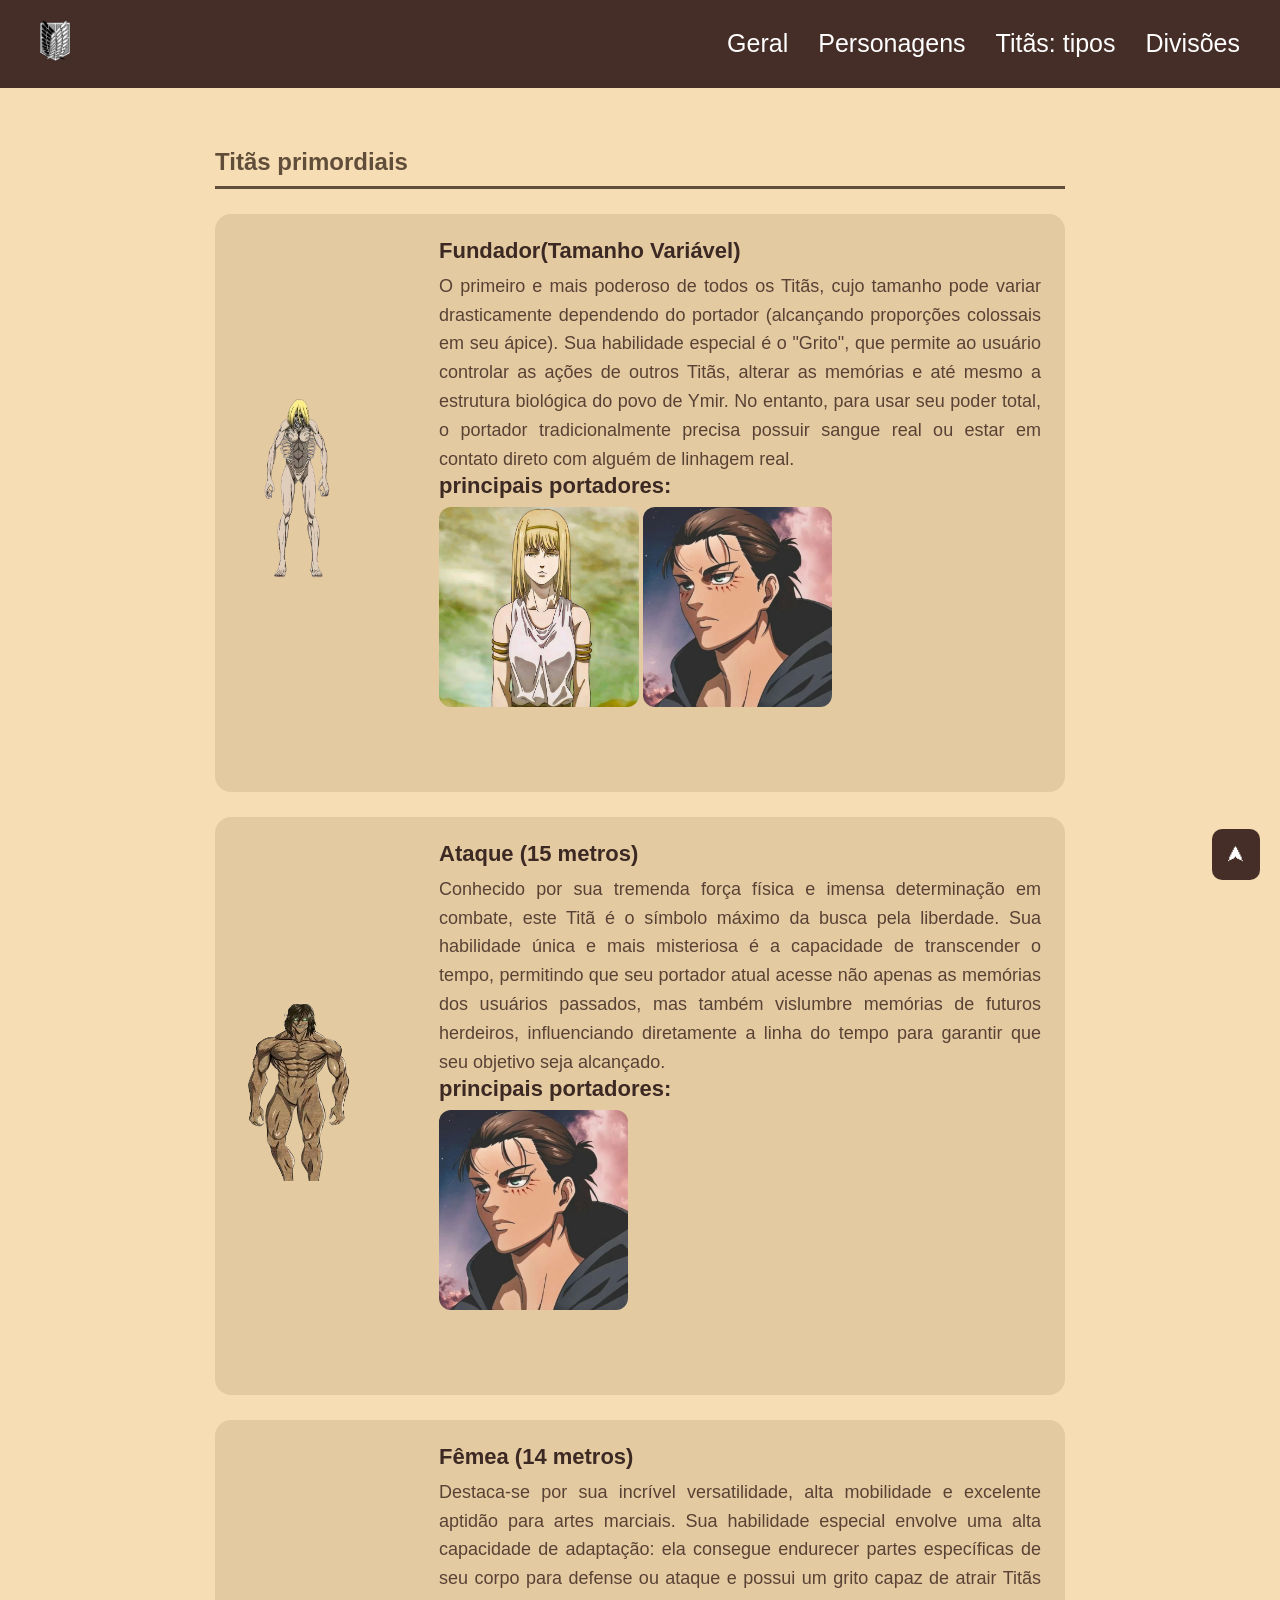
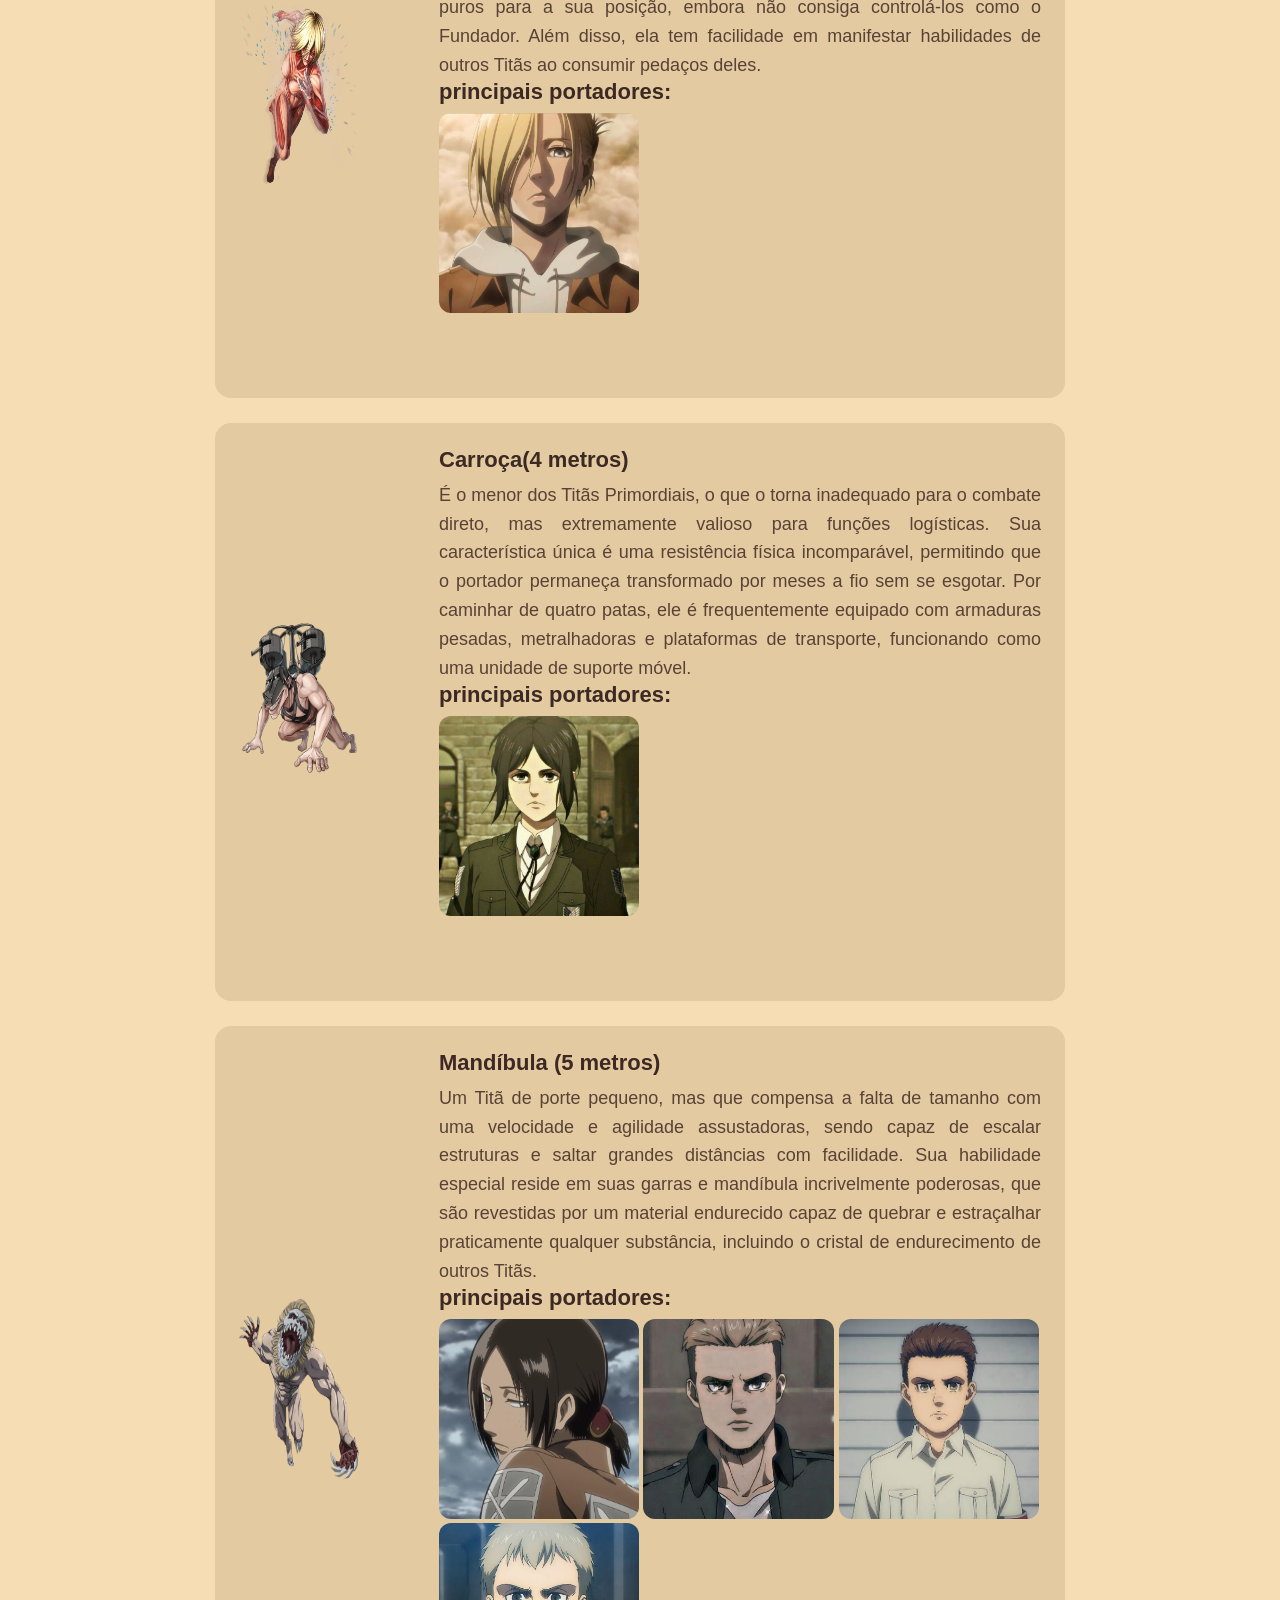
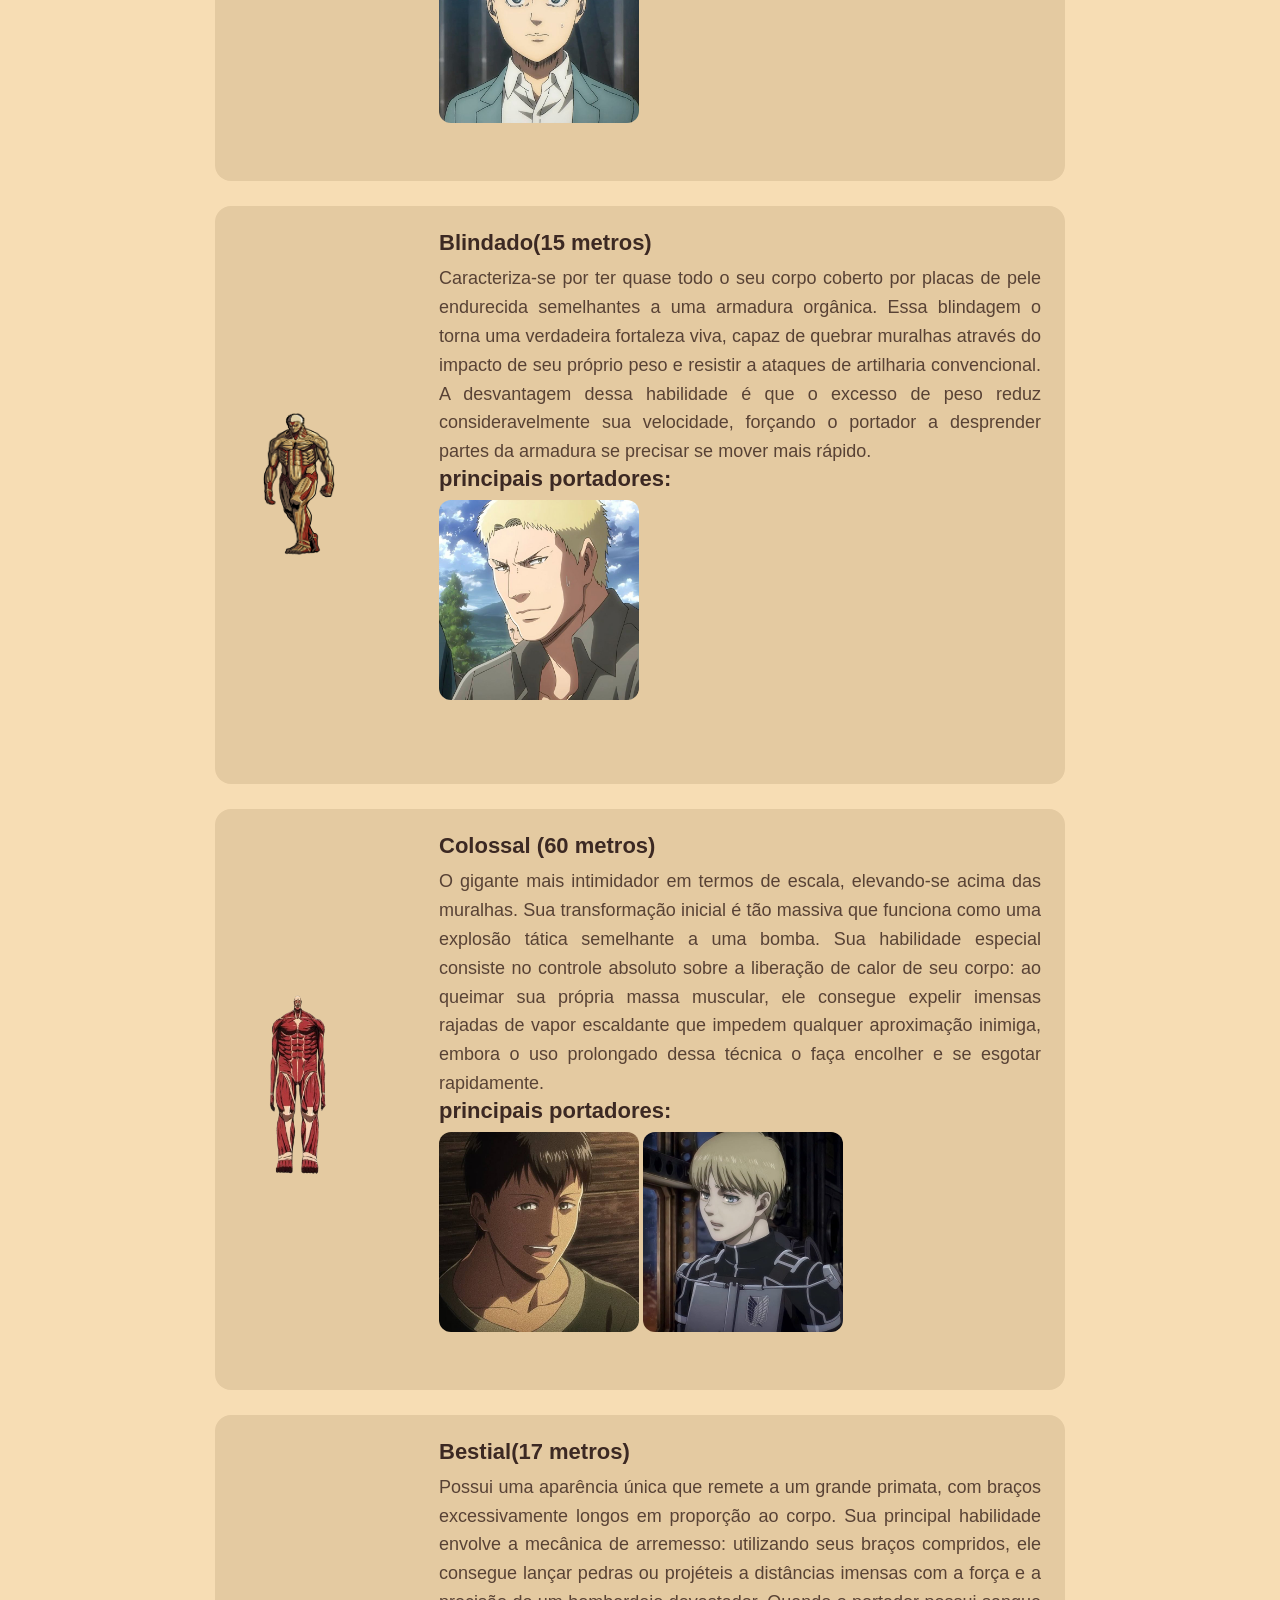
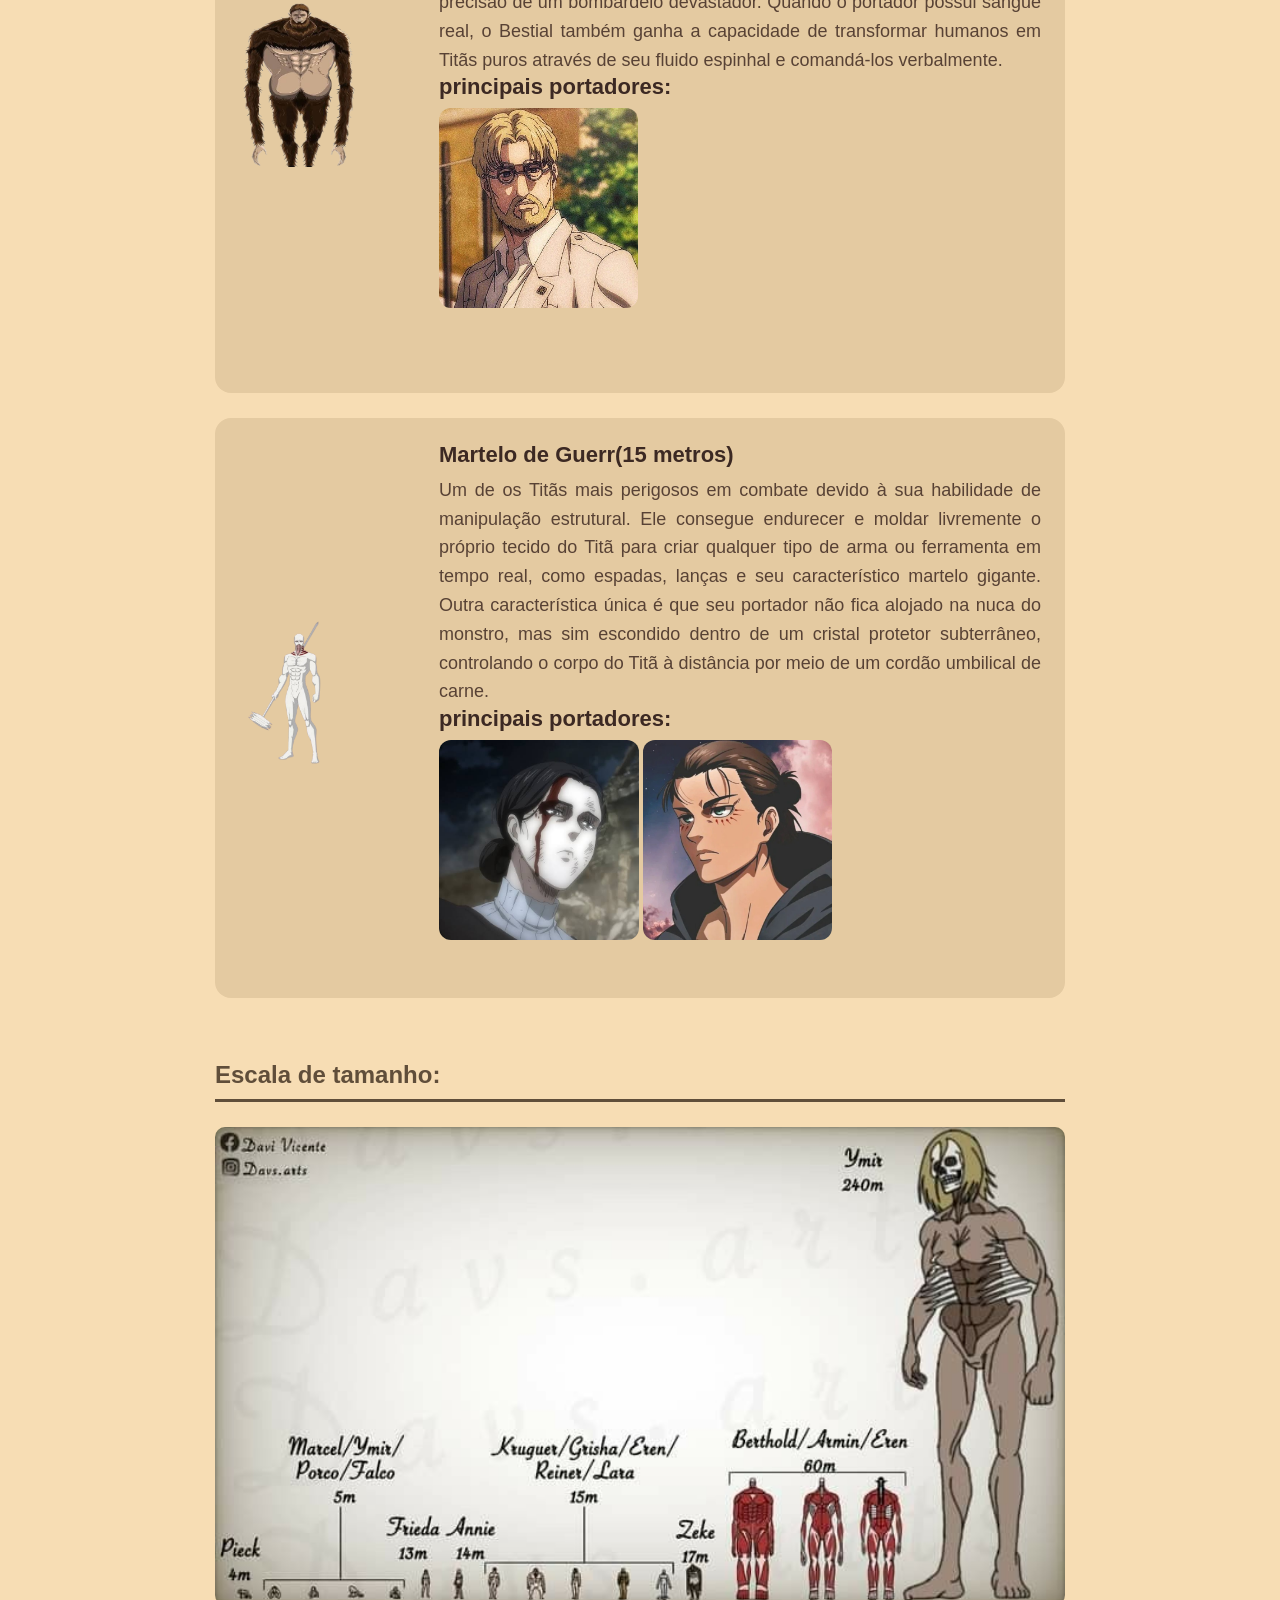
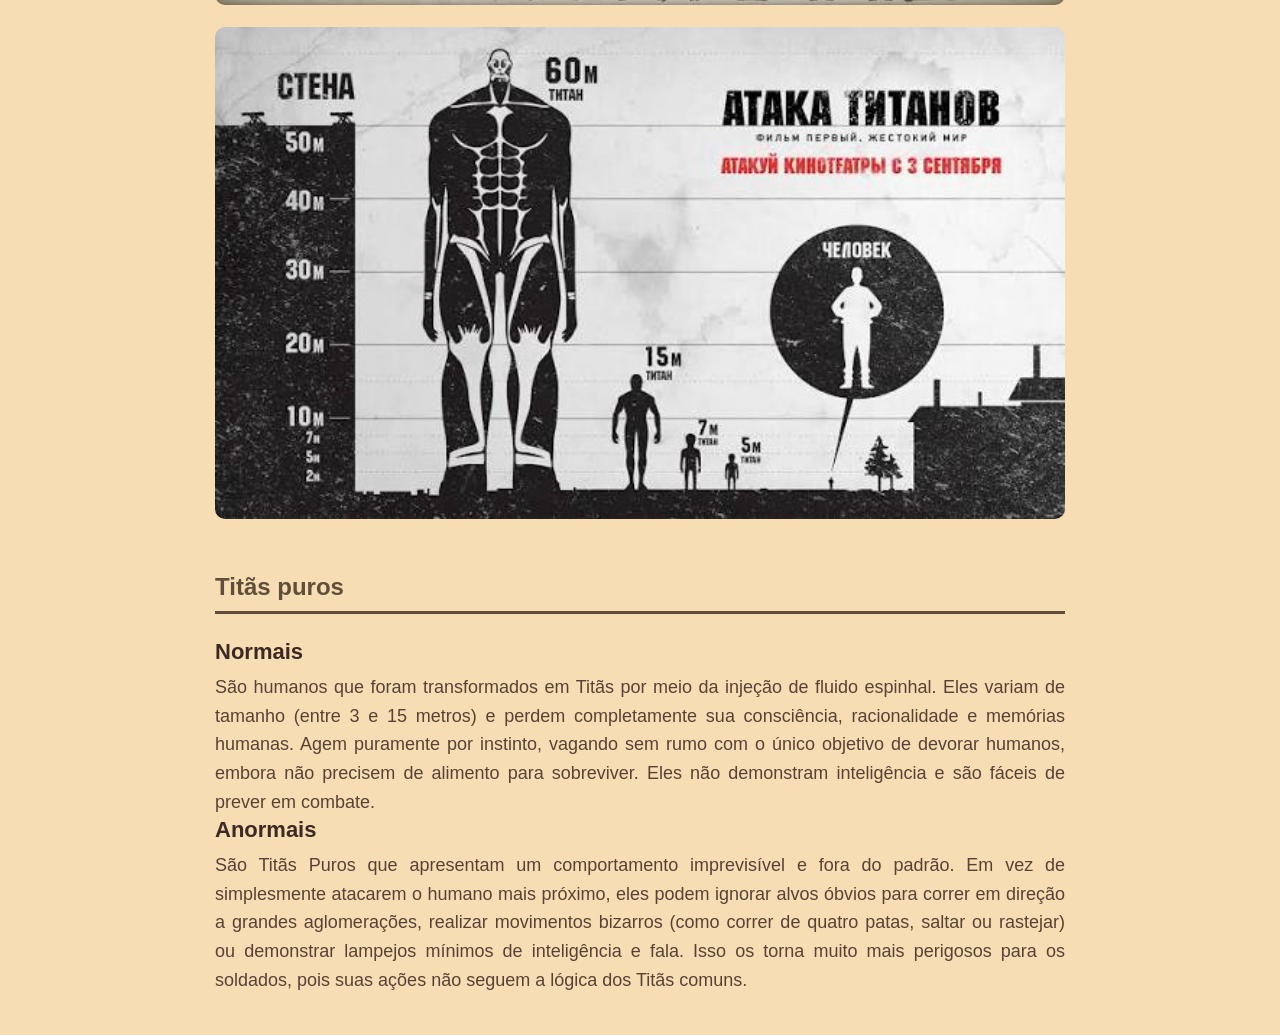
<file: titans.html>
<!DOCTYPE html>
<html lang="pt-br">
<head>
    <meta charset="UTF-8">
    <meta http-equiv="X-UA-Compatible" content="IE=edge">
    <meta name="viewport" content="width=device-width, initial-scale=1.0">
    <title>Tipos de Titãs</title>
    <link rel="stylesheet" href="titans.css">
</head>
<body>
    <header>
        <div class="logo">
            <img src="loguinho.png" width="30" height="auto" alt="Logo">
        </div>
        <nav>
            <a href="index.html">Geral</a>
            <a href="personagens.html">Personagens</a>
            <a href="titans.html">Titãs: tipos</a>
            <a href="divisoes.html">Divisões</a>
        </nav>
    </header>
    <button id="Topo" onclick="voltarAoTopo()">&#11165;</button>
    <main class="conteudo">
        <section class="titansConjunto">
            <h2>Titãs primordiais</h2>
                <div class="card">
                    <div class="titanCard">
                        <div class="titanIMG">
                            <img src="fundador.png" alt="Titã Fundador">
                        </div>
                        <div class="texto">
                            <h3>Fundador(Tamanho Variável)</h3>
                            <p>O primeiro e mais poderoso de todos os Titãs, cujo tamanho pode variar drasticamente dependendo do portador (alcançando proporções colossais em seu ápice). Sua habilidade especial é o "Grito", que permite ao usuário controlar as ações de outros Titãs, alterar as memórias e até mesmo a estrutura biológica do povo de Ymir. No entanto, para usar seu poder total, o portador tradicionalmente precisa possuir sangue real ou estar em contato direto com alguém de linhagem real.</p>
                        </div>
                        <h3>principais portadores:</h3>
                        <div class="shifters-img-box">
                            <img src="ymirfritz.jpeg">
                            <img src="erens4.jpeg">
                        </div>
                    </div>
                    </div>
                </div>
                <div class="card">  
                    <div class="titanCard">
                        <div class="titanIMG">
                            <img src="ataque.png" alt="Titã de Ataque">
                        </div>
                        <div class="texto">
                            <h3>Ataque (15 metros)</h3>
                            <p>Conhecido por sua tremenda força física e imensa determinação em combate, este Titã é o símbolo máximo da busca pela liberdade. Sua habilidade única e mais misteriosa é a capacidade de transcender o tempo, permitindo que seu portador atual acesse não apenas as memórias dos usuários passados, mas também vislumbre memórias de futuros herdeiros, influenciando diretamente a linha do tempo para garantir que seu objetivo seja alcançado.</p>
                        </div>
                        <h3>principais portadores:</h3>
                        <div class="shifters-img-box">
                            <img src="erens4.jpeg">
                        </div>
                    </div>
                </div>  
                <div class="card">   
                    <div class="titanCard">
                        <div class="titanIMG">
                            <img src="femea.png" alt="Titã Fêmea">
                        </div>
                        <div class="texto">
                            <h3>Fêmea (14 metros)</h3>
                            <p>Destaca-se por sua incrível versatilidade, alta mobilidade e excelente aptidão para artes marciais. Sua habilidade especial envolve uma alta capacidade de adaptação: ela consegue endurecer partes específicas de seu corpo para defense ou ataque e possui um grito capaz de atrair Titãs puros para a sua posição, embora não consiga controlá-los como o Fundador. Além disso, ela tem facilidade em manifestar habilidades de outros Titãs ao consumir pedaços deles.</p>
                        </div>
                        <h3>principais portadores:</h3>
                        <div class="shifters-img-box">
                            <img src="annie.jpg">
                        </div>
                    </div>
                </div> 
                <div class="card"> 
                    <div class="titanCard">
                        <div class="titanIMG">
                            <img src="carroca.png" alt="Titã Carroça">
                        </div>
                        <div class="texto">
                            <h3>Carroça(4 metros)</h3>
                            <p>É o menor dos Titãs Primordiais, o que o torna inadequado para o combate direto, mas extremamente valioso para funções logísticas. Sua característica única é uma resistência física incomparável, permitindo que o portador permaneça transformado por meses a fio sem se esgotar. Por caminhar de quatro patas, ele é frequentemente equipado com armaduras pesadas, metralhadoras e plataformas de transporte, funcionando como uma unidade de suporte móvel.</p>
                        </div>
                        <h3>principais portadores:</h3>
                        <div class="shifters-img-box">
                            <img src="pieck.jpg">
                        </div>
                    </div>
                </div>   
                <div class="card"> 
                    <div class="titanCard">
                        <div class="titanIMG">
                            <img src="mandibula.webp" alt="Titã Mandíbula">
                        </div>
                        <div class="texto">
                            <h3>Mandíbula (5 metros)</h3>
                            <p>Um Titã de porte pequeno, mas que compensa a falta de tamanho com uma velocidade e agilidade assustadoras, sendo capaz de escalar estruturas e saltar grandes distâncias com facilidade. Sua habilidade especial reside em suas garras e mandíbula incrivelmente poderosas, que são revestidas por um material endurecido capaz de quebrar e estraçalhar praticamente qualquer substância, incluindo o cristal de endurecimento de outros Titãs.</p>
                        </div>
                        <h3>principais portadores:</h3>
                        <div class="shifters-img-box">
                            <img src="ymir.jpg">
                            <img src="galliard.jpg">
                            <img src="marcel.jpg">
                            <img src="falco.jpg">
                        </div>
                    </div>
                </div>   
                <div class="card">   
                    <div class="titanCard">
                        <div class="titanIMG">
                            <img src="blindado.png" alt="Titã Blindado">
                        </div>
                        <div class="texto">
                            <h3>Blindado(15 metros)</h3>
                            <p>Caracteriza-se por ter quase todo o seu corpo coberto por placas de pele endurecida semelhantes a uma armadura orgânica. Essa blindagem o torna uma verdadeira fortaleza viva, capaz de quebrar muralhas através do impacto de seu próprio peso e resistir a ataques de artilharia convencional. A desvantagem dessa habilidade é que o excesso de peso reduz consideravelmente sua velocidade, forçando o portador a desprender partes da armadura se precisar se mover mais rápido.</p>
                        </div>
                        <h3>principais portadores:</h3>
                        <div class="shifters-img-box">
                            <img src="reiner.jpg">
                        </div>
                    </div>
                </div> 
                <div class="card">    
                    <div class="titanCard">
                        <div class="titanIMG">
                            <img src="colossal.png" alt="Titã Colossal">
                        </div>
                        <div class="texto">
                            <h3>Colossal (60 metros)</h3>
                            <p>O gigante mais intimidador em termos de escala, elevando-se acima das muralhas. Sua transformação inicial é tão massiva que funciona como uma explosão tática semelhante a uma bomba. Sua habilidade especial consiste no controle absoluto sobre a liberação de calor de seu corpo: ao queimar sua própria massa muscular, ele consegue expelir imensas rajadas de vapor escaldante que impedem qualquer aproximação inimiga, embora o uso prolongado dessa técnica o faça encolher e se esgotar rapidamente.</p>
                        </div>
                        <h3>principais portadores:</h3>
                        <div class="shifters-img-box">
                            <img src="bert.jpg">
                            <img src="armins4.jpg">
                        </div>
                    </div>
                </div>
                <div class="card">  
                    <div class="titanCard">
                        <div class="titanIMG">
                            <img src="bestial.png">
                        </div>
                        <div class="texto">
                            <h3>Bestial(17 metros)</h3>
                            <p>Possui uma aparência única que remete a um grande primata, com braços excessivamente longos em proporção ao corpo. Sua principal habilidade envolve a mecânica de arremesso: utilizando seus braços compridos, ele consegue lançar pedras ou projéteis a distâncias imensas com a força e a precisão de um bombardeio devastador. Quando o portador possui sangue real, o Bestial também ganha a capacidade de transformar humanos em Titãs puros através de seu fluido espinhal e comandá-los verbalmente.</p>
                        </div>
                        <h3>principais portadores:</h3>
                        <div class="shifters-img-box">
                            <img src="zeke.jpg">
                        </div>
                    </div>
                </div>  
                <div class="card">   
                    <div class="titanCard">
                        <div class="titanIMG">
                            <img src="martelo.png" alt="Titã Martelo de Guerra">
                        </div>
                        <div class="texto">
                            <h3>Martelo de Guerr(15 metros)</h3>
                            <p>Um de os Titãs mais perigosos em combate devido à sua habilidade de manipulação estrutural. Ele consegue endurecer e moldar livremente o próprio tecido do Titã para criar qualquer tipo de arma ou ferramenta em tempo real, como espadas, lanças e seu característico martelo gigante. Outra característica única é que seu portador não fica alojado na nuca do monstro, mas sim escondido dentro de um cristal protetor subterrâneo, controlando o corpo do Titã à distância por meio de um cordão umbilical de carne.</p>
                        </div>
                        <h3>principais portadores:</h3>
                        <div class="shifters-img-box">
                            <img src="lara.jpg">
                            <img src="erens4.jpeg">
                        </div>
                    </div>
                </div>
                <br>
                <h2>Escala de tamanho:</h2>
                <div class="escalas">
                    <img src="titansEscala.jpg">
                    <br><br>
                    <img src="titansEscala1.jpg">
                </div>
                

            <h2 class="titulo-secao">Titãs puros</h2>
            
            <h3>Normais</h3>
            <p>São humanos que foram transformados em Titãs por meio da injeção de fluido espinhal. Eles variam de tamanho (entre 3 e 15 metros) e perdem completamente sua consciência, racionalidade e memórias humanas. Agem puramente por instinto, vagando sem rumo com o único objetivo de devorar humanos, embora não precisem de alimento para sobreviver. Eles não demonstram inteligência e são fáceis de prever em combate.</p>
            
            <h3>Anormais</h3>
            <p>São Titãs Puros que apresentam um comportamento imprevisível e fora do padrão. Em vez de simplesmente atacarem o humano mais próximo, eles podem ignorar alvos óbvios para correr em direção a grandes aglomerações, realizar movimentos bizarros (como correr de quatro patas, saltar ou rastejar) ou demonstrar lampejos mínimos de inteligência e fala. Isso os torna muito mais perigosos para os soldados, pois suas ações não seguem a lógica dos Titãs comuns.</p>
        </section>
    </main>
    <script src="script.js"></script>
</body>
</html>
</file>
<file: inicio.css>
* {
    margin: 0;
    padding: 0;
    box-sizing: border-box;
}

body {
    font-family: 'Gill Sans', 'Gill Sans MT', Calibri, 'Trebuchet MS', sans-serif;
    background-color:rgb(247, 221, 180);
}

header {
    background-color: rgb(69, 46, 40);
    display: flex;
    justify-content: space-between;
    align-items: center;
    padding: 20px 40px;
}

.logo {
    color: white;
    font-size: 28px;
    font-weight: bold;
}
.logo :hover{
    transform: translateY(-5px);
}

nav {
    display: flex;
    gap: 30px;
}

nav a {
    text-decoration: none;
    color: white;
    font-size: 25px;
    transition: 0.3s;
}

.links a {
    font-size: 30px;
    color: #3c2923;
}

.links a:hover{
    color: chocolate;
    transform: translateY(-5px);
}

nav a:hover {
    color: rgb(145, 136, 134);
}

.conteudo {
    max-width: 1200px;
    margin-left: auto;
    margin-right: auto;
    padding: 40px;
    width: 50%;
}
.banner :hover{
    transform: translateY(-2px);
}
.banner img:hover{
    width: 590px;
    height: auto;
}

.banner {
    text-align: center;
    padding: 60px 20px;
    margin-bottom: 40px;
}

.banner p {
    font-size: 30px;
    color: #35251e;
    text-shadow: 1px 1px 5px rgba(0, 0, 0, 0.7);
    margin-bottom: 10px;
    text-align: justify;
}

.banner2 {
    text-align: center;
    padding: 200px 20px;
    margin-bottom: 40px;
    background-image: url('backzinho.jpeg');
    background-attachment: fixed;
    background-position: center;
    background-repeat: no-repeat;
    background-size: cover;
    width: 100vw;         
    position: relative;
    left: 50%;
    right: 50%;
    margin-left: -50vw;
    margin-right: -50vw;
}

.secao {
    margin-bottom: 50px;
}

.secao h1 {
    font-size: 55px;
    color: #604e3a;
    margin-bottom: 20px;
    border-bottom: 5px solid #604e3a;
    padding-bottom: 10px;
    text-align: center;
}

.secao h2 {
    color: #928b61;
    margin-bottom: 20px;
    border-bottom: 3px solid #928b61;
    padding-bottom: 10px;
}

.secao article {
    margin-bottom: 20px;
}

.secao article h3 {
    margin-top: 25px;
    margin-bottom: 15px;
}

.conteiner {
    display: flex;
    align-items: flex-start;
    gap: 25px;
    text-align: justify;
    background-color: rgb(228, 202, 161);
    border-radius: 16px;
    padding: 24px;
    margin-bottom: 25px;
    box-shadow: 15px 15px 40px rgba(0, 0, 0, 0.08);
    border: 1px solid rgb(228, 202, 161);
    transition: transform 0.2s ease, background-color 0.2s ease;
    width: 100%;
    max-width: 850px;
    margin-left: auto;
    margin-right: auto;
}

.conteiner:hover {
    transform: translateY(-5px);
    background-color: rgb(216, 193, 154);
}

.conteiner p {
    font-size: 18px;
    color: #584235;
    line-height: 1.6;
    text-align: justify;
}

.conteiner img:hover{
    width: 250px;
    height: auto;
}

* {
    margin: 0;
    padding: 0;
    box-sizing: border-box;
}

.carrossel-container {
    position: relative;
    width: 100%;
    max-width: 600px;
    height: auto;
    border-radius: 10px;
    overflow: hidden;
    margin: 20px auto; 
}
.slides, .foto {
    width: 100%;
    height: auto;
    align-content: center;
}

.foto {
    display: none;
}

.foto.ativo {
    display: block;
}

.seta {
    position: absolute;
    top: 50%;
    transform: translateY(-50%);
    background-color: rgba(0, 0, 0, 0.6);
    color: white;
    border: none;
    font-size: 24px;
    padding: 16px;
    cursor: pointer;
    transition: 0.3s;
}

.seta:hover {
    background-color: rgba(0, 0, 0, 0.9);
}

.anterior { left: 0; border-radius: 0 5px 5px 0; }
.proximo { right: 0; border-radius: 5px 0 0 5px; }

#Topo {
    position: fixed;     
    bottom: 20px;      
    right: 20px;     
    z-index: 99;       
    background-color: rgb(69, 46, 40); 
    color: white;
    border: none;
    outline: none;
    cursor: pointer;
    padding: 15px;
    border-radius: 10px;
    font-size: 18px;
    transition: 0.3s;
}

#Topo:hover {
    background-color: rgb(145, 136, 134); 
}

.momentosMarcantes{
    display: flex;
    align-items: center;
    flex-direction: column;
    gap: 2px;
}

.momentosMarcantes h2{
    font-size: 50px;
    color: #35251e;
    text-decoration: underline;
}
.momentosMarcantes h2:hover{
    color: rgb(152, 79, 27);
    transform: translateY(-5px);
}


.momentosMarcantes a {
    font-size: 30px;
    color: #3c2923;
}

.momentosMarcantes a:hover{
    color: chocolate;
    transform: translateX(-5px);
}
</file>
<file: divisoes.css>
* {
    margin: 0;
    padding: 0;
    box-sizing: border-box;
}

body {
    font-family: 'Gill Sans', 'Gill Sans MT', Calibri, 'Trebuchet MS', sans-serif;
    background-color:rgb(247, 221, 180);
}

header {
    background-color: rgb(69, 46, 40);
    display: flex;
    justify-content: space-between;
    align-items: center;
    padding: 20px 40px;
}

.logo {
    color: white;
    font-size: 28px;
    font-weight: bold;
}

nav {
    display: flex;
    gap: 30px;
}

nav a {
    text-decoration: none;
    color: white;
    font-size: 25px;
    transition: 0.3s;
}

nav a:hover {
    color: rgb(145, 136, 134);
}

.conteudo {
    max-width: 1200px;
    margin-left: auto;
    margin-right: auto;
    padding: 40px;
    width: 100%;
}

.separacao {
    display: flex;
    align-items: flex-start;
    gap: 20px;
    text-align: justify;
    font-size: large;
    margin-bottom: 35px;
}

.separacao :hover{
    transform: translateY(-5px);
    filter: brightness(0.80);
}

.separacao h3 {
    margin-bottom: 10px;
    color: #3c2923;
}

.mapa img{
    width: 950px; 
    height: auto;
    border-radius: 10px;
}

.mapa h2 {
    font-size: 40px;
    color: #604e3a;
    margin-bottom: 20px;
    border-bottom: 6px solid #604e3a;
    padding-bottom: 10px;
    text-align: start;
}

.mapa h3{
    font-size: 25px;
    color: #604e3a;
    margin-bottom: 20px;
    border-bottom: 6px solid #604e3a;
    padding-bottom: 10px;
    text-align: start;
}

.mapa p {
    font-size: 25px;
    color: #604e3a;
}
.cardcoisas img {
    border-radius: 10px;
    width: 500px;
    height: auto;
    
}

.cardcoisas {
    .walls {
    display: block;
    margin-bottom: 15px;
}
}

.walls {
    width: 100%;
    height: 110px;
    object-fit: cover;
    border-radius: 8px;
    transition: filter 0.3s ease;
}

.walls:hover {
    filter: brightness(0.75);
    cursor: pointer;
}

.secao h2 {
    color: #604e3a;
    margin-bottom: 20px;
    border-bottom: 3px solid #604e3a;
    padding-bottom: 10px;
    text-align: center;
    font-size: 30px;
}

#Topo {
    position: fixed;     
    bottom: 20px;      
    right: 20px;     
    z-index: 99;       
    background-color: rgb(69, 46, 40); 
    color: white;
    border: none;
    outline: none;
    cursor: pointer;
    padding: 15px;
    border-radius: 10px;
    font-size: 18px;
    transition: 0.3s;
}

#Topo:hover {
    background-color: rgb(145, 136, 134); 
}

.mapa :hover{
        transform: translateY(-5px);
}
</file>
<file: personagens.css>
* {
    margin: 0;
    padding: 0;
    box-sizing: border-box;
}

body {
    font-family: 'Gill Sans', 'Gill Sans MT', Calibri, 'Trebuchet MS', sans-serif;
    background-color: rgb(247, 221, 180);
}

header {
    background-color: rgb(69, 46, 40);
    display: flex;
    justify-content: space-between;
    align-items: center;
    padding: 20px 40px;
}

.secao h2 {
    color: #604e3a;
    margin-top: 20px;
    margin-bottom: 25px;
    border-bottom: 3px solid #604e3a;
    padding-bottom: 10px;
    text-align: center;
}

.logo {
    color: white;
    font-size: 28px;
    font-weight: bold;
}

nav {
    display: flex;
    gap: 30px;
}

nav a {
    text-decoration: none;
    color: white;
    font-size: 25px;
    transition: 0.3s;
}

nav a:hover {
    color: rgb(145, 136, 134);
}

.conteudo {
    max-width: 1200px;
    margin-left: auto;
    margin-right: auto;
    padding: 40px;
    width: 100%;
}

.psng {
    display: flex;
    flex-direction: column;
    align-items: center;
    margin-left: auto;
    margin-right: auto;
    max-width: 900px;
    padding: 20px 0;
    width: 100%;
}

.psng article {
    width: 100%;
}

.conteiner img:hover{
    width: 300px;
    height: auto;
}
.conteiner {
    display: flex;
    align-items: flex-start;
    gap: 25px;
    text-align: justify;
    background-color: rgb(228, 202, 161);
    border-radius: 16px;
    padding: 24px;
    margin-bottom: 25px;
    box-shadow: 15px 15px 40px rgba(0, 0, 0, 0.08);
    border: 1px solid rgb(228, 202, 161);
    transition: transform 0.2s ease, background-color 0.2s ease;
    width: 100%;
    max-width: 850px;
    margin-left: auto;
    margin-right: auto;
}

.conteiner:hover {
    transform: translateY(-5px);
    background-color: rgb(216, 193, 154);
}

.links h4{
    font-size: 22px;
    color: #3c2923;
    margin-bottom: 8px;
}

.nav h4{
    color: #3c2923;
} 

.conteiner p {
    font-size: 18px;
    color: #584235;
    line-height: 1.6;
    text-align: justify;
    margin: 0;
    height: 120px;
    overflow-y: auto;
    padding-right: 12px;
    scroll-behavior: smooth;
}

.conteiner p::-webkit-scrollbar {
    width: 6px;
}

.conteiner p::-webkit-scrollbar-track {
    background: rgba(0, 0, 0, 0.05);
    border-radius: 10px;
}

.conteiner p::-webkit-scrollbar-thumb {
    background: #584235;
    border-radius: 10px;
    opacity: 0.7;
}

#Topo {
    position: fixed;     
    bottom: 20px;      
    right: 20px;     
    z-index: 99;       
    background-color: rgb(69, 46, 40); 
    color: white;
    border: none;
    outline: none;
    cursor: pointer;
    padding: 15px;
    border-radius: 10px;
    font-size: 18px;
    transition: 0.3s;
}

#Topo:hover {
    background-color: rgb(145, 136, 134); 
}
</file>
<file: titans.css>
* {
    margin: 0;
    padding: 0;
    box-sizing: border-box;
}

body {
    font-family: 'Gill Sans', 'Gill Sans MT', Calibri, 'Trebuchet MS', sans-serif;
    background-color: rgb(247, 221, 180)
}

header {
    background-color: rgb(69, 46, 40);
    display: flex;
    justify-content: space-between;
    align-items: center;
    padding: 20px 40px;
}

.logo {
    color: white;
    font-size: 28px;
    font-weight: bold;
}

nav {
    display: flex;
    gap: 30px;
}

nav a {
    text-decoration: none;
    color: white;
    font-size: 25px;
    transition: 0.3s;
    align-items: center;
}

nav a:hover {
    color: rgb(145, 136, 134);
}

.conteudo {
    max-width: 1200px;
    margin-left: auto;
    margin-right: auto;
    padding: 40px;
    width: 100%;
}

.titansConjunto {
    max-width: 850px;
    margin-left: auto;
    margin-right: auto;
}

.titansConjunto h2 {
    color: #604e3a;
    margin-top: 20px;
    margin-bottom: 25px;
    border-bottom: 3px solid #604e3a;
    padding-bottom: 10px;
}

.titansConjunto .titulo-secao {
    margin-top: 50px;
}

.titanCard {
    display: table;
    width: 100%;
    margin-bottom: 30px;
}

.shifters {
    display: flex;
    align-items: flex-start;
    margin-bottom: 25px;
    max-width: 850px;
    width: 300px;
}

.shifters-img-box img {
    max-width: 200px;    
    height: 200px;        
    align-self: flex-start;
    border-radius: 12px;
}

.titanIMG {
    display: table-cell;
    vertical-align: middle;
    width: 200px;
    height: 500px;
}

.titanIMG img {
    width: 120px;
    height: 180px;
    border-radius: 15px;
    display: block;
}

.titansConjunto h3 {
    margin-top: 0;
    margin-bottom: 8px;
    color:  #3c2923;
    font-size: 22px;
}

.titansConjunto p {
    font-size: 18px;
    line-height: 1.6;
    text-align: justify;
    color: #584235;
    margin-bottom: 0;
}

.card {
    display: flex;          
    align-items: flex-start;
    gap: 20px;            
    background-color: rgb(228, 202, 161);
    border-radius: 16px;    
    padding: 24px;          
    margin-bottom: 25px;  
    max-width: 850px;    
    width: 100%;          
}

.card-img-box img {
    max-width: 200px;      
    height: auto;          
    border-radius: 12px;  
    display: block;
}

.card-conteudo {
    flex: 1;                
}

.card-conteudo h3 {
    margin-top: 0;          
    margin-bottom: 8px;    
    color: #3c2923;        
    font-size: 22px;
}

.card-conteudo p {
    font-size: 18px;
    line-height: 1.6;
    text-align: justify;  
    color: #584235;        
    margin: 0;
}

.card :hover{
    transform: translateY(-5px);
}


.escalas img {
    width: 850px;
    height: auto;
    border-radius: 10px;
}
.escalas :hover{
    transform: translateY(-5px);
}

#Topo {
    position: fixed;     
    bottom: 20px;      
    right: 20px;     
    z-index: 99;       
    background-color: rgb(69, 46, 40); 
    color: white;
    border: none;
    outline: none;
    cursor: pointer;
    padding: 15px;
    border-radius: 10px;
    font-size: 18px;
    transition: 0.3s;
}

#Topo:hover {
    background-color: rgb(145, 136, 134); 
}
</file>
